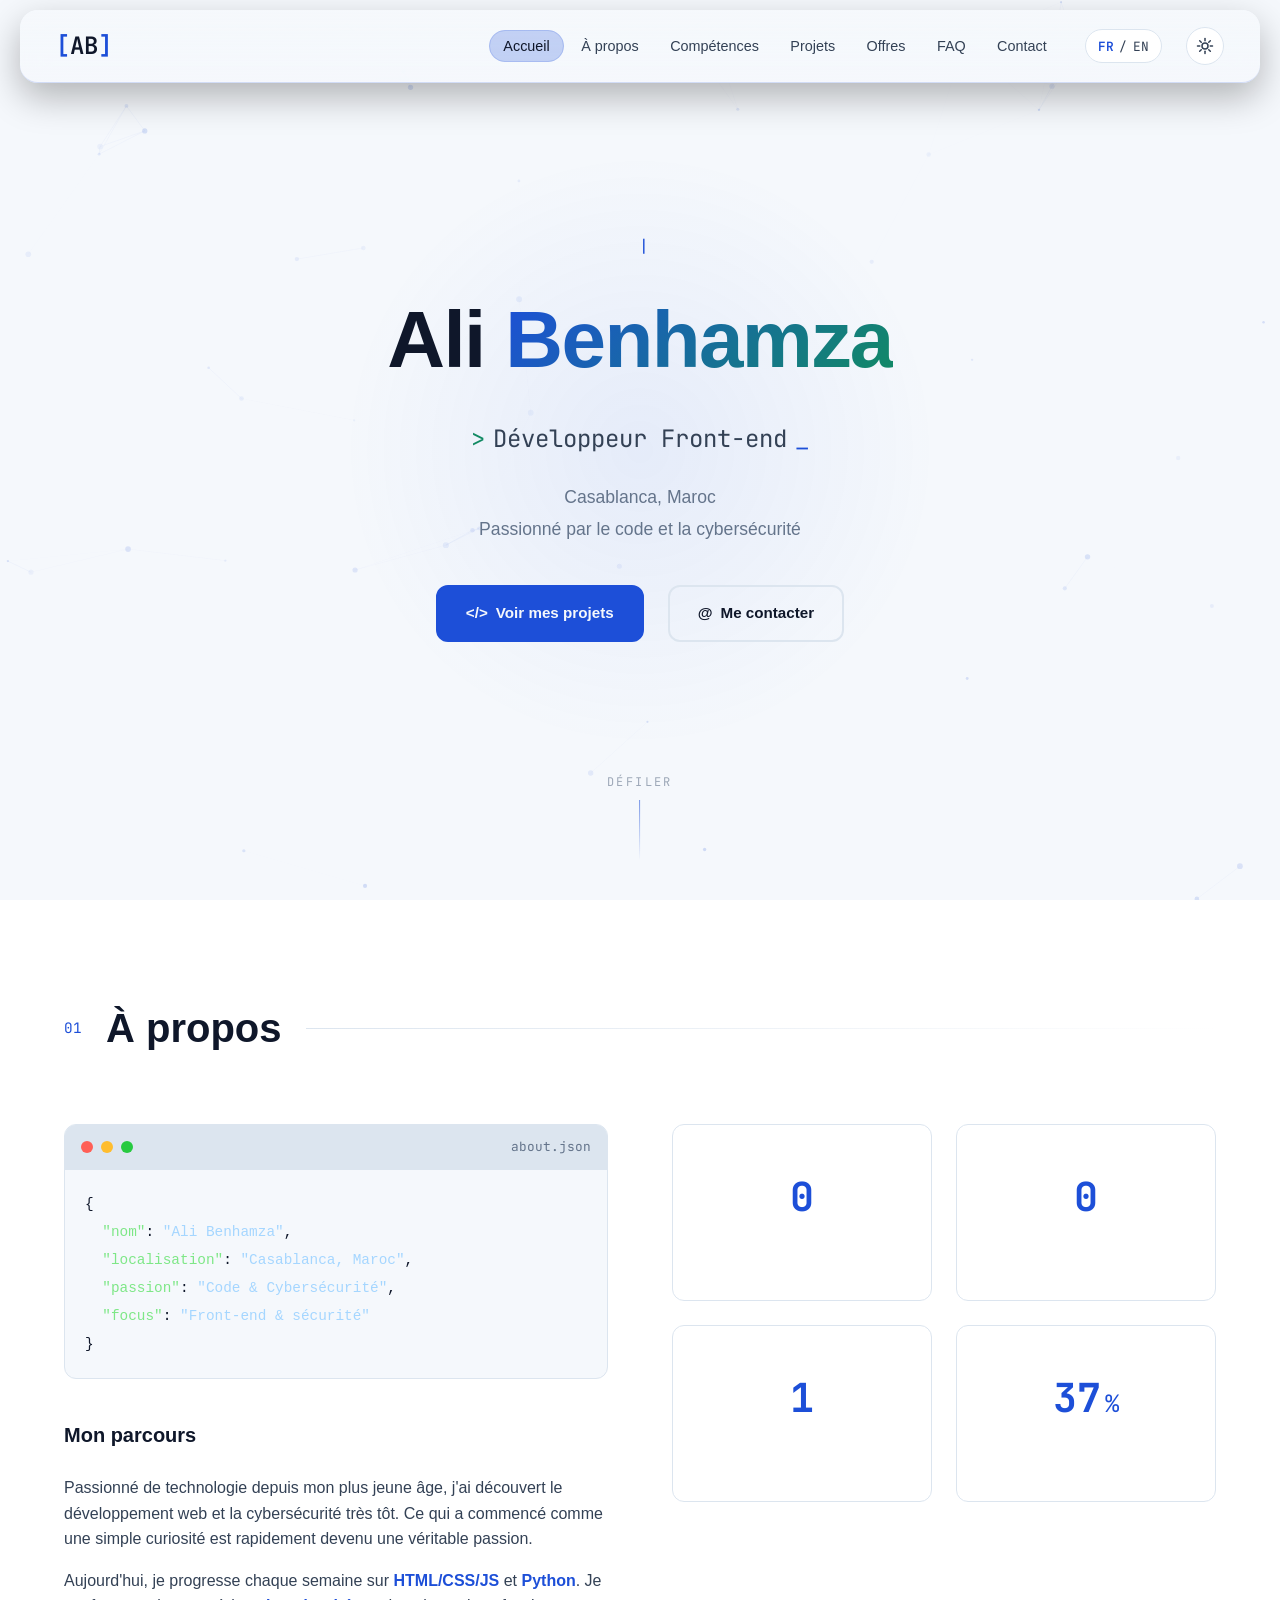
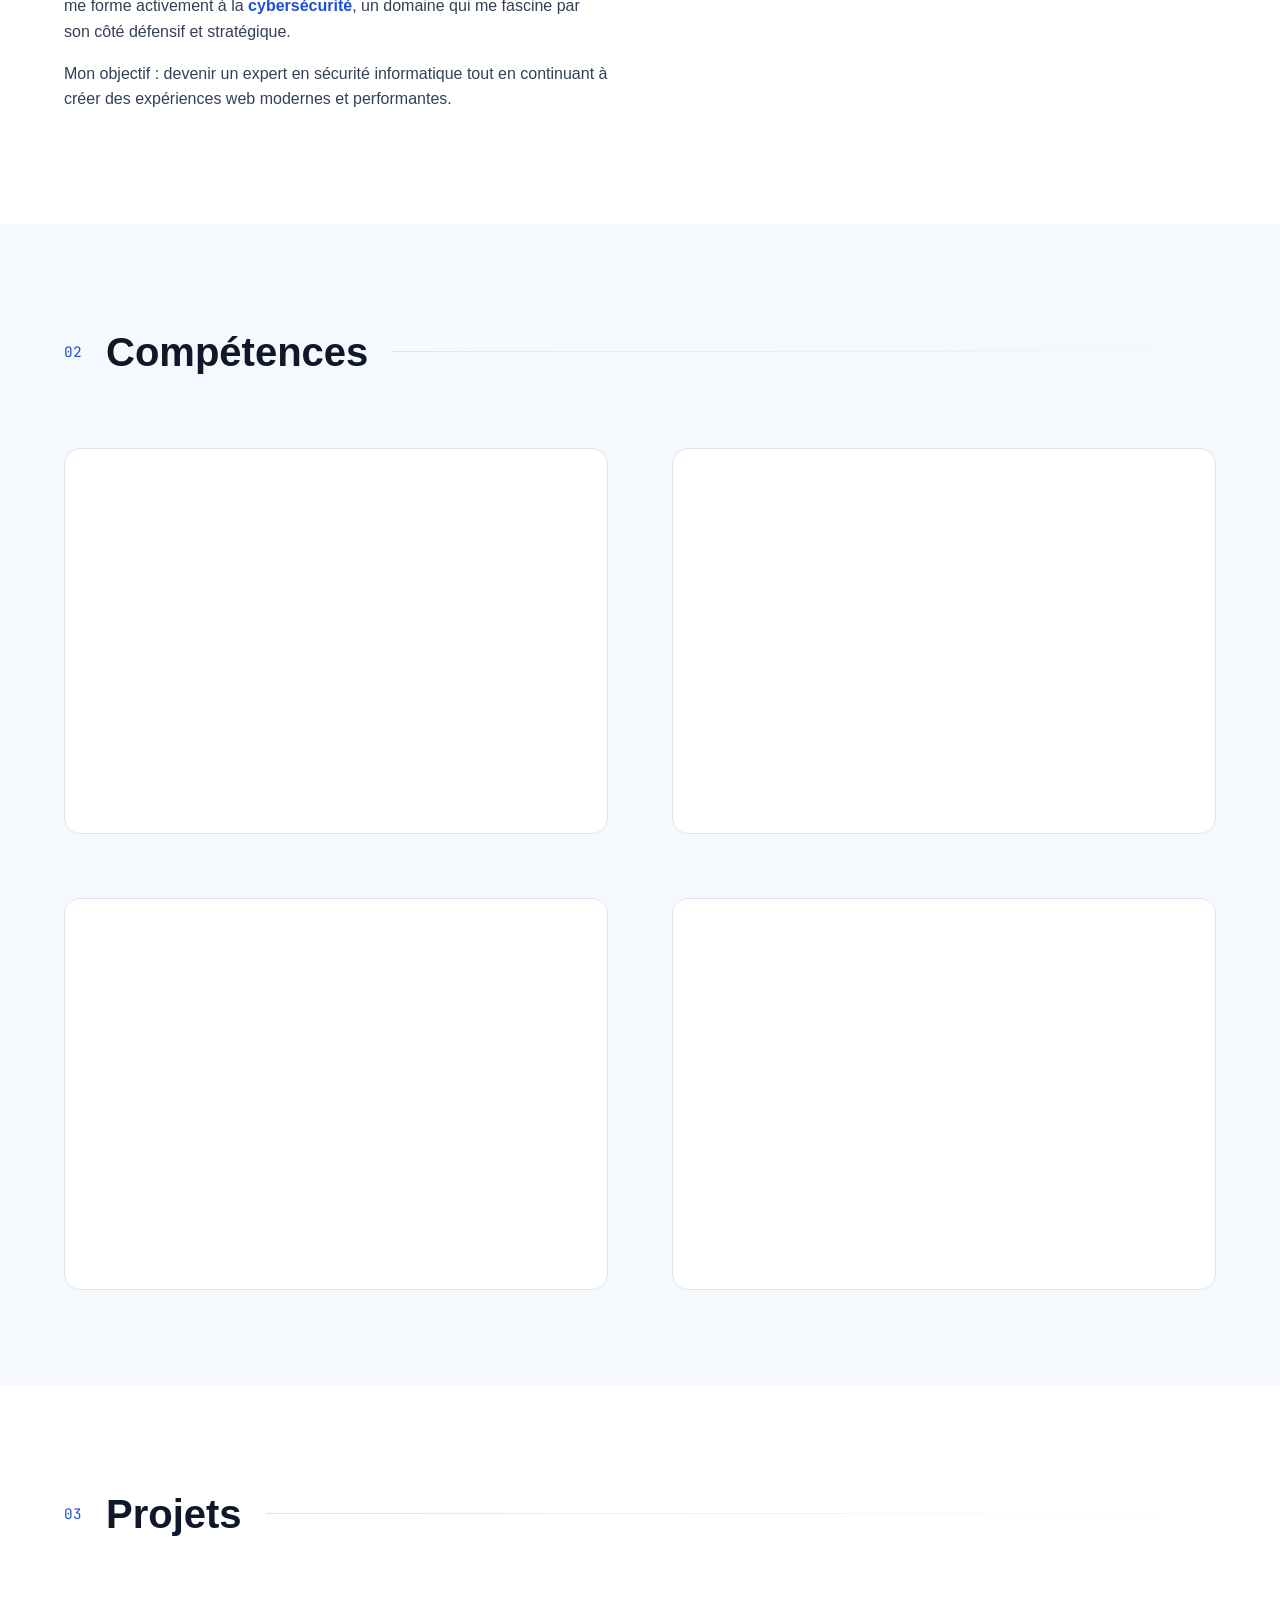
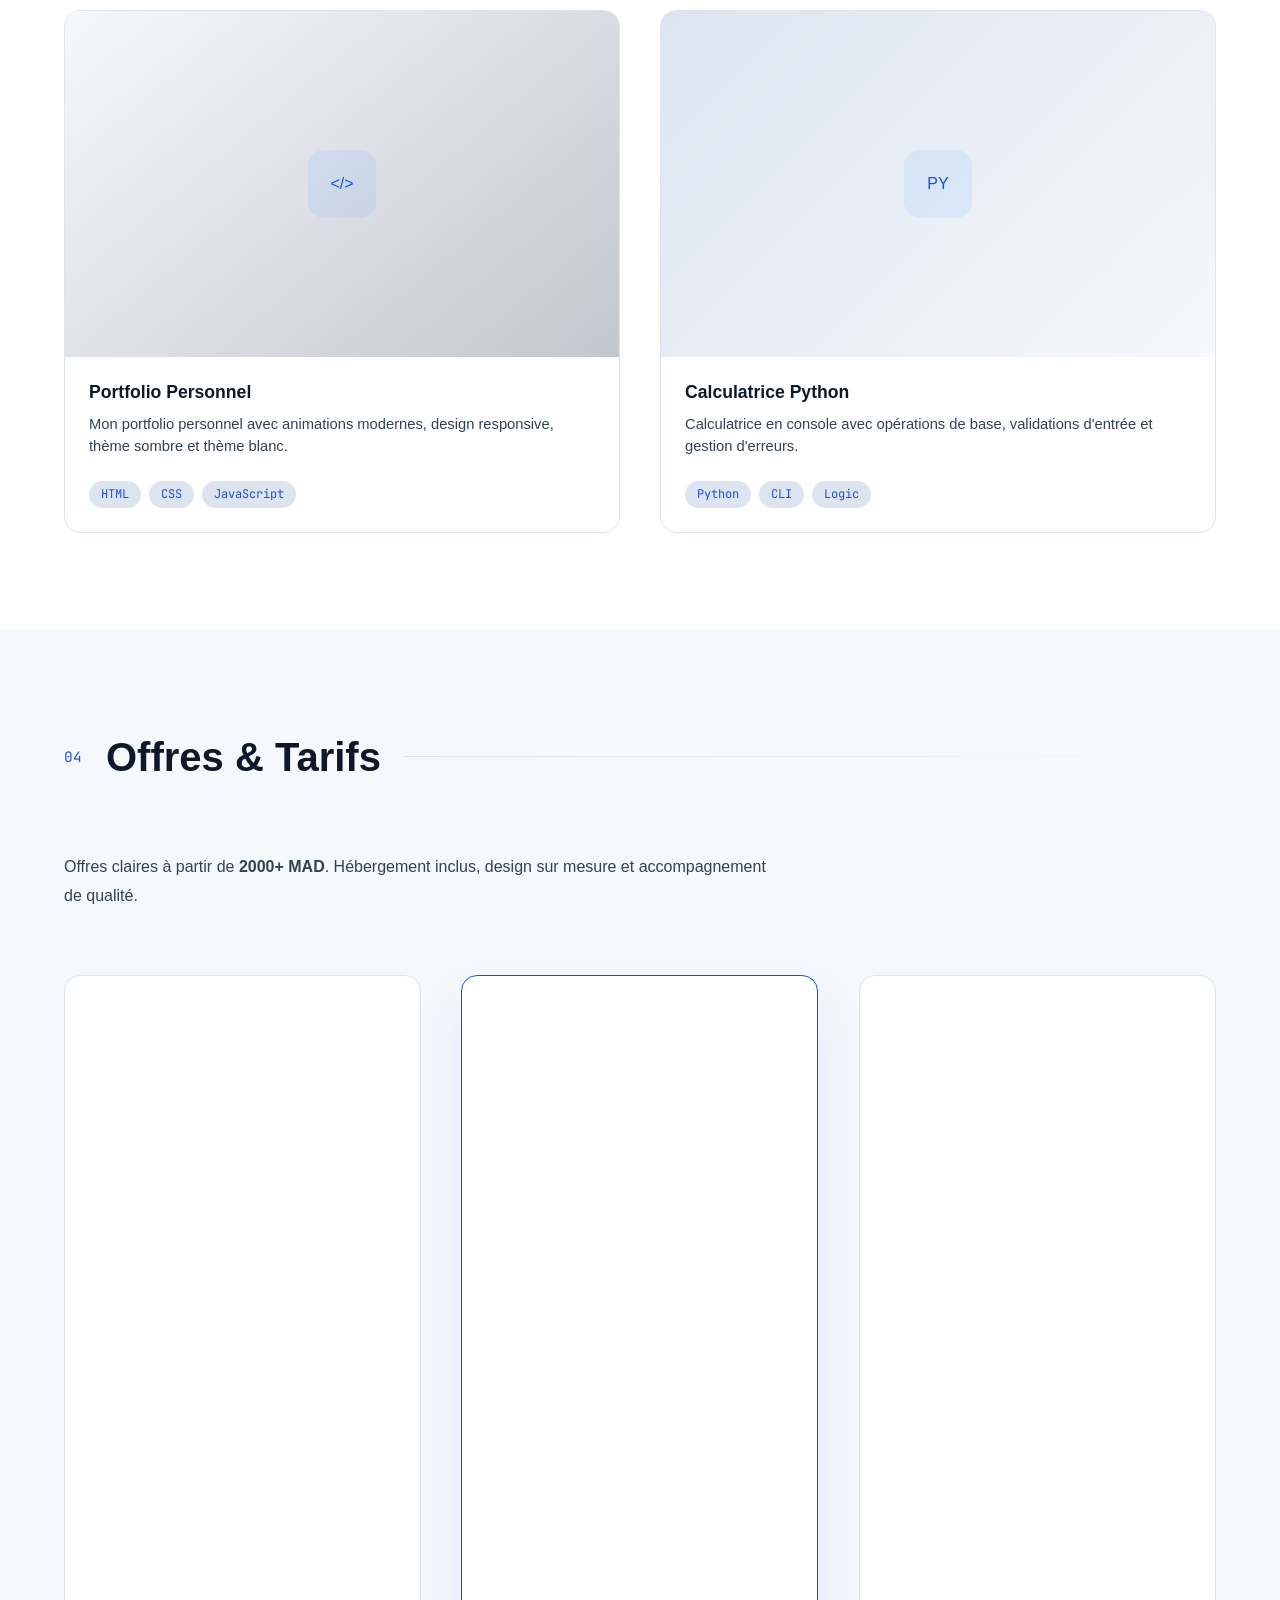
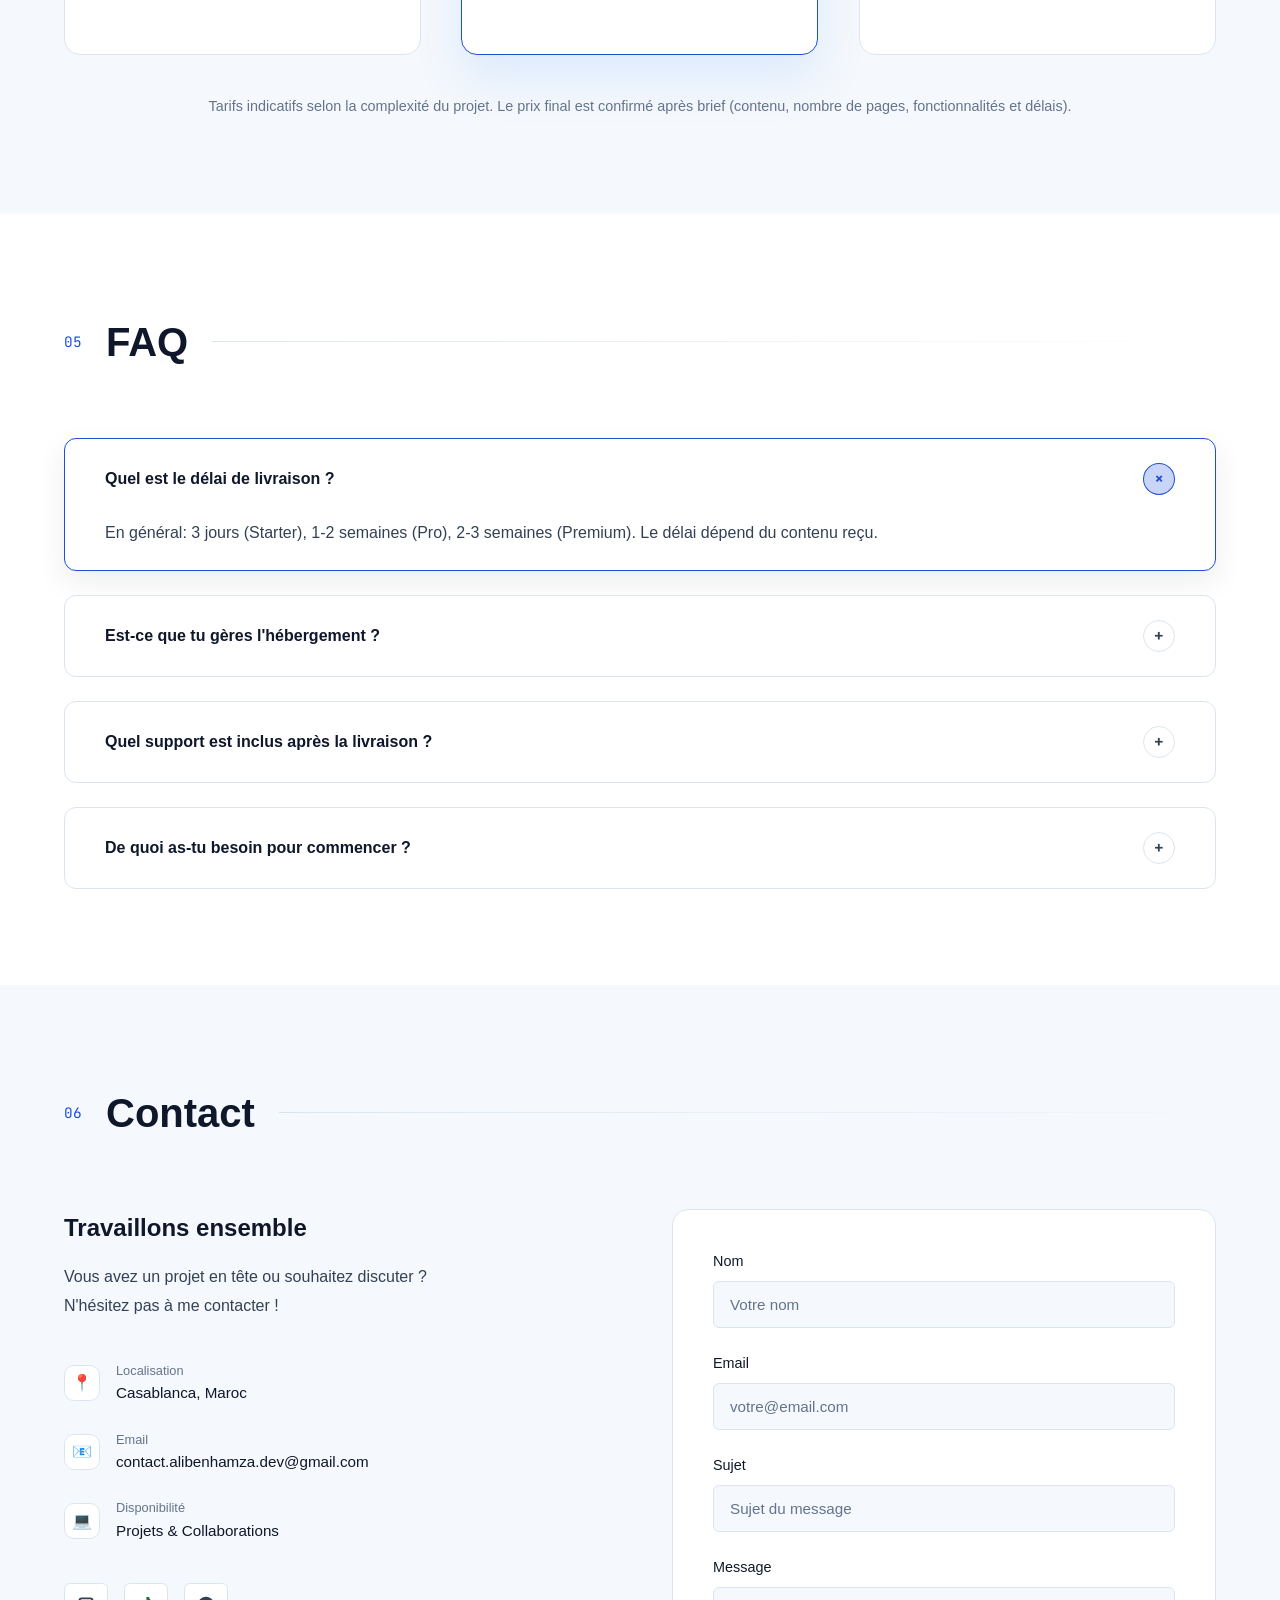
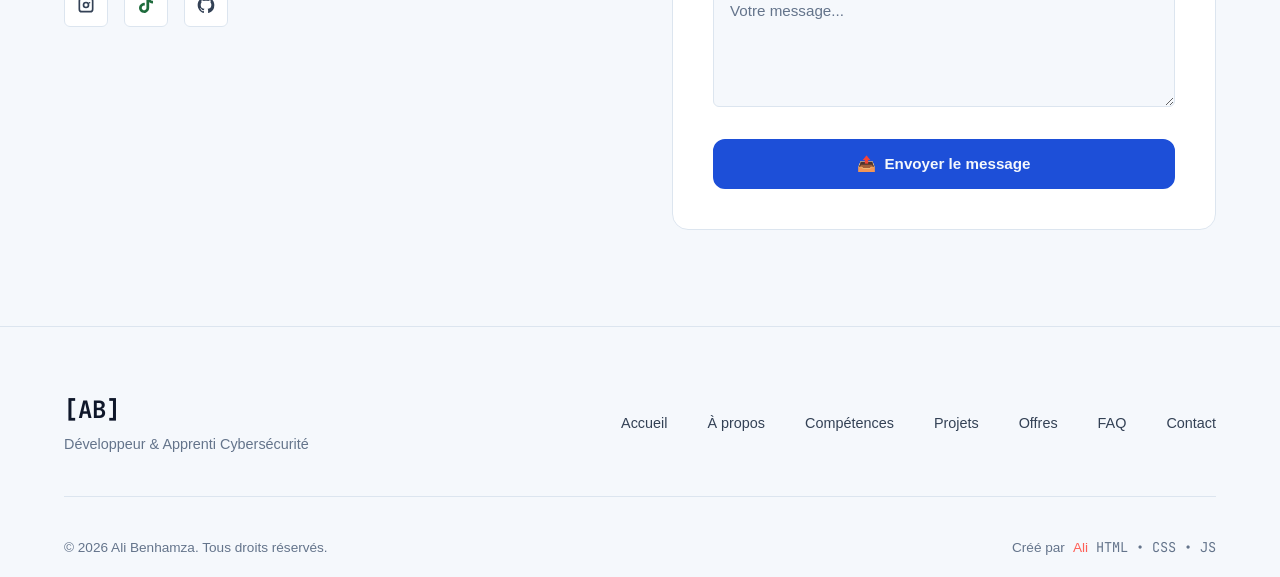
<file: index.html>
<!DOCTYPE html>
<!--
  PORTFOLIO - ALI BENHAMZA
  Développeur Front-end & Apprenti Cybersécurité
  Casablanca, Maroc
  
  Ce portfolio a été créé avec HTML, CSS et JavaScript pur.
  Thème: Dark Cybersecurity avec accents bleu électrique et vert matrice.
-->
<html lang="fr">
<head>
    <!-- Meta tags essentiels -->
    <meta charset="UTF-8">
    <meta name="viewport" content="width=device-width, initial-scale=1.0">
    <meta name="robots" content="index,follow,max-snippet:-1,max-image-preview:large,max-video-preview:-1">
    <meta name="author" content="Ali Benhamza">
    <meta name="keywords" content="Ali Benhamza, développeur front-end, cybersécurité, portfolio, Casablanca, freelance, site web, HTML, CSS, JavaScript, Python">
    <meta name="theme-color" content="#0d1117">
    <meta name="color-scheme" content="dark light">
    
    <!-- Titre et description pour SEO -->
    <title>Ali Benhamza | Développeur & Cybersécurité</title>
    <meta name="description" content="Portfolio d'Ali Benhamza, développeur passionné et apprenti en cybersécurité basé à Casablanca. Découvrez mes projets et compétences.">
    <link rel="canonical" href="https://alibenhamza331-eng.github.io/alibenhamza-dev/">
    <link rel="alternate" href="https://alibenhamza331-eng.github.io/alibenhamza-dev/" hreflang="fr">
    <link rel="alternate" href="https://alibenhamza331-eng.github.io/alibenhamza-dev/en" hreflang="en">
    
    <!-- Open Graph / Twitter -->
    <meta property="og:title" content="Ali Benhamza | Développeur & Cybersécurité">
    <meta property="og:description" content="Portfolio d'Ali Benhamza, développeur passionné et apprenti en cybersécurité basé à Casablanca. Découvrez mes projets et compétences.">
    <meta property="og:type" content="website">
    <meta property="og:url" content="https://alibenhamza331-eng.github.io/alibenhamza-dev/">
    <meta property="og:site_name" content="Portfolio Ali Benhamza">
    <meta property="og:locale" content="fr_FR">
    <meta property="og:image" content="https://alibenhamza331-eng.github.io/alibenhamza-dev/assets/og-image.svg">
    <meta property="og:image:alt" content="Portfolio Ali Benhamza - Développeur front-end et cybersécurité">
    <meta name="twitter:card" content="summary_large_image">
    <meta name="twitter:title" content="Ali Benhamza | Développeur & Cybersécurité">
    <meta name="twitter:description" content="Portfolio d'Ali Benhamza, développeur passionné et apprenti en cybersécurité basé à Casablanca. Découvrez mes projets et compétences.">
    <meta name="twitter:image" content="https://alibenhamza331-eng.github.io/alibenhamza-dev/assets/og-image.svg">
    <meta name="twitter:image:alt" content="Portfolio Ali Benhamza - Développeur front-end et cybersécurité">
    <meta name="twitter:creator" content="@Aliben_dev">
    
    <!-- Favicon / App Icons -->
    <link rel="icon" type="image/jpeg" href="assets/images/icone.jpeg">
    <link rel="apple-touch-icon" href="assets/images/icone.jpeg">
    
    <!-- Google Fonts: Inter pour le texte, JetBrains Mono pour le code -->
    <link rel="preconnect" href="https://fonts.googleapis.com">
    <link rel="preconnect" href="https://fonts.gstatic.com" crossorigin>
    <link href="https://fonts.googleapis.com/css2?family=Inter:wght@300;400;500;600;700&family=JetBrains+Mono:wght@400;500;600&display=swap" rel="stylesheet">
    
    <!-- Feuille de styles principale -->
    <link rel="stylesheet" href="assets/styles.css">
    <link rel="preload" href="assets/svg/sprite.svg" as="image" type="image/svg+xml">

    <script type="application/ld+json">
    {
      "@context": "https://schema.org",
      "@type": "Person",
      "name": "Ali Benhamza",
      "alternateName": "AB",
      "jobTitle": "Développeur Front-end & Apprenti Cybersécurité",
      "url": "https://alibenhamza331-eng.github.io/alibenhamza-dev/",
      "image": "https://alibenhamza331-eng.github.io/alibenhamza-dev/assets/og-image.svg",
      "address": {
        "@type": "PostalAddress",
        "addressLocality": "Casablanca",
        "addressCountry": "MA"
      },
      "knowsAbout": ["Développement web", "JavaScript", "Python", "Cybersécurité", "Front-end"],
      "sameAs": [
        "https://github.com/alibenhamza331-eng",
        "https://www.instagram.com/Aliben_dev",
        "https://www.tiktok.com/@Aliben_dev"
      ]
    }
    </script>
</head>
<body data-lang="fr" data-theme="dark">
    <!-- ============================================ -->
    <!-- ANIMATION D'INTRODUCTION (2.5 secondes)     -->
    <!-- Affiche [AB] avec effet d'ouverture          -->
    <!-- ============================================ -->
    <div id="intro-animation" class="intro-overlay">
        <div class="intro-content">
            <span class="bracket bracket-left">[</span>
            <span class="initials">
                <span class="letter">A</span>
                <span class="letter">B</span>
            </span>
            <span class="bracket bracket-right">]</span>
        </div>
    </div>

    <!-- ============================================ -->
    <!-- ARRIÈRE-PLAN ANIMÉ (Particules)             -->
    <!-- Canvas pour l'effet de particules connectées -->
    <!-- ============================================ -->
    <canvas id="particles-canvas" class="particles-bg"></canvas>

    <!-- ============================================ -->
    <!-- NAVIGATION FIXE                              -->
    <!-- ============================================ -->
    <nav id="navbar" class="navbar">
        <div class="nav-container">
            <!-- Logo avec crochets [AB] -->
            <a href="#hero" class="nav-logo">
                <span class="logo-bracket">[</span>AB<span class="logo-bracket">]</span>
            </a>
            
            <div class="nav-right">
                <!-- Menu de navigation -->
                <ul class="nav-menu" id="nav-menu">
                    <li><a href="#hero" class="nav-link" data-section="hero" data-i18n="nav.home">Accueil</a></li>
                    <li><a href="#about" class="nav-link" data-section="about" data-i18n="nav.about">À propos</a></li>
                    <li><a href="#skills" class="nav-link" data-section="skills" data-i18n="nav.skills">Compétences</a></li>
                    <li><a href="#projects" class="nav-link" data-section="projects" data-i18n="nav.projects">Projets</a></li>
                    <li><a href="#pricing" class="nav-link" data-section="pricing" data-i18n="nav.pricing">Offres</a></li>
                    <li><a href="#faq" class="nav-link" data-section="faq" data-i18n="nav.faq">FAQ</a></li>
                    <li><a href="#contact" class="nav-link" data-section="contact" data-i18n="nav.contact">Contact</a></li>
                </ul>

                <!-- Bouton langue -->
                <button class="lang-toggle" id="lang-toggle" aria-label="Changer la langue" data-i18n-aria="nav.lang_toggle">
                    <span class="lang-option" data-lang="fr">FR</span>
                    <span class="lang-separator">/</span>
                    <span class="lang-option" data-lang="en">EN</span>
                </button>

                <button class="theme-toggle" id="theme-toggle" aria-label="Changer le thème" data-i18n-aria="nav.theme_toggle">
                    <svg class="icon theme-icon theme-icon-moon" aria-hidden="true">
                        <use href="assets/svg/sprite.svg#icon-moon"></use>
                    </svg>
                    <svg class="icon theme-icon theme-icon-sun" aria-hidden="true">
                        <use href="assets/svg/sprite.svg#icon-sun"></use>
                    </svg>
                </button>

                <!-- Bouton menu hamburger (mobile) -->
                <button class="nav-toggle" id="nav-toggle" aria-label="Menu" data-i18n-aria="nav.menu">
                    <span class="hamburger-line"></span>
                    <span class="hamburger-line"></span>
                    <span class="hamburger-line"></span>
                </button>
            </div>
        </div>
    </nav>
     

    <!-- ============================================ -->
    <!-- SECTION HERO (Page d'accueil)               -->
    <!-- ============================================ -->
    <section id="hero" class="hero">
        <div class="hero-content">
            <!-- Texte avec effet de typing -->
            <div class="hero-greeting">
                <span class="typing-text" id="typing-text"></span>
                <span class="cursor">|</span>
            </div>
            
            <!-- Titre principal -->
            <h1 class="hero-title">
                Ali <span class="highlight">Benhamza</span>
            </h1>
            
            <!-- Sous-titre avec rotation des rôles -->
            <p class="hero-subtitle">
                <span class="role-prefix">&gt;</span> 
                <span class="role-text" id="role-text">Développeur Front-end</span>
                <span class="cursor-blink">_</span>
            </p>
            
            <!-- Description -->
            <p class="hero-description" data-i18n-html="hero.description">
                Casablanca, Maroc<br>
                Passionné par le code et la cybersécurité
            </p>
            
            <!-- Boutons d'appel à l'action -->
            <div class="hero-cta">
                <a href="#projects" class="btn btn-primary">
                    <span class="btn-icon">&lt;/&gt;</span>
                    <span class="btn-text" data-i18n="hero.cta_projects">Voir mes projets</span>
                </a>
                <a href="#contact" class="btn btn-secondary">
                    <span class="btn-icon">@</span>
                    <span class="btn-text" data-i18n="hero.cta_contact">Me contacter</span>
                </a>
            </div>
        </div>
        
        <!-- Indicateur de scroll -->
        <div class="hero-scroll">
            <span class="scroll-text" data-i18n="hero.scroll">Défiler</span>
            <div class="scroll-line"></div>
        </div>
    </section>

    <!-- ============================================ -->
    <!-- SECTION À PROPOS                             -->
    <!-- ============================================ -->
    <section id="about" class="about">
        <div class="container">
            <!-- En-tête de section -->
            <div class="section-header">
                <span class="section-number">01</span>
                <h2 class="section-title" data-i18n="about.title">À propos</h2>
                <div class="section-line"></div>
            </div>
            
            <div class="about-content">
                <!-- Colonne de gauche: Code et histoire -->
                <div class="about-text">
                    <!-- Bloc de code style IDE -->
                    <div class="code-block">
                        <div class="code-header">
                            <span class="code-dot red"></span>
                            <span class="code-dot yellow"></span>
                            <span class="code-dot green"></span>
                            <span class="code-filename">about.json</span>
                        </div>
                        <pre class="code-content"><code data-i18n-html="about.code">{
  <span class="code-key">"nom"</span>: <span class="code-string">"Ali Benhamza"</span>,
  <span class="code-key">"localisation"</span>: <span class="code-string">"Casablanca, Maroc"</span>,
  <span class="code-key">"passion"</span>: <span class="code-string">"Code & Cybersécurité"</span>,
  <span class="code-key">"focus"</span>: <span class="code-string">"Front-end & sécurité"</span>
}</code></pre>
                    </div>
                    
                    <!-- Texte de présentation -->
                    <div class="about-story">
                        <h3 class="about-subtitle" data-i18n="about.subtitle">Mon parcours</h3>
                        <p data-i18n="about.p1">
                            Passionné de technologie depuis mon plus jeune âge, j'ai découvert le développement web et la cybersécurité très tôt. Ce qui a commencé comme une simple curiosité est rapidement devenu une véritable passion.
                        </p>
                        <p data-i18n-html="about.p2">
                            Aujourd'hui, je progresse chaque semaine sur <strong>HTML/CSS/JS</strong> et <strong>Python</strong>. 
                            Je me forme activement à la <strong>cybersécurité</strong>, un domaine qui me fascine par son côté défensif et stratégique.
                        </p>
                        <p data-i18n="about.p3">
                            Mon objectif : devenir un expert en sécurité informatique tout en continuant 
                            à créer des expériences web modernes et performantes.
                        </p>
                    </div>
                </div>
                
                <!-- Colonne de droite: Statistiques -->
                <div class="about-stats">
                    <div class="stat-card">
                        <span class="stat-number" data-target="1">0</span>
                        <span class="stat-label" data-i18n="about.stats_years">Années d'expérience</span>
                    </div>
                    <div class="stat-card">
                        <span class="stat-number" data-target="2">0</span>
                        <span class="stat-label" data-i18n="about.stats_projects">Projets réalisés</span>
                    </div>
                    <div class="stat-card">
                        <span class="stat-number" data-target="3">0</span>
                        <span class="stat-label" data-i18n="about.stats_languages">Langages maîtrisés</span>
                    </div>
                    <div class="stat-card">
                        <span class="stat-number" data-target="100">0</span>
                        <span class="stat-suffix">%</span>
                        <span class="stat-label" data-i18n="about.stats_passion">Passion</span>
                    </div>
                </div>
            </div>
        </div>
    </section>

    <!-- ============================================ -->
    <!-- SECTION COMPÉTENCES                          -->
    <!-- ============================================ -->
    <section id="skills" class="skills">
        <div class="container">
            <div class="section-header">
                <span class="section-number">02</span>
                <h2 class="section-title" data-i18n="skills.title">Compétences</h2>
                <div class="section-line"></div>
            </div>
            
            <div class="skills-grid">
                <!-- Compétences Frontend -->
                <div class="skill-category">
                    <h3 class="category-title">
                        <span class="category-icon">&lt;/&gt;</span>
                        <span data-i18n="skills.web">Développement Web</span>
                    </h3>
                    <div class="skills-list">
                        <div class="skill-item" data-level="80">
                            <div class="skill-header">
                                <span class="skill-name" data-i18n="skills.skill_html">HTML</span>
                                <span class="skill-percent">80%</span>
                            </div>
                            <div class="skill-bar">
                                <div class="skill-progress"></div>
                            </div>
                        </div>
                        <div class="skill-item" data-level="75">
                            <div class="skill-header">
                                <span class="skill-name" data-i18n="skills.skill_css">CSS3</span>
                                <span class="skill-percent">75%</span>
                            </div>
                            <div class="skill-bar">
                                <div class="skill-progress"></div>
                            </div>
                        </div>
                        <div class="skill-item" data-level="70">
                            <div class="skill-header">
                                <span class="skill-name" data-i18n="skills.skill_js">JavaScript</span>
                                <span class="skill-percent">70%</span>
                            </div>
                            <div class="skill-bar">
                                <div class="skill-progress"></div>
                            </div>
                        </div>
                        <div class="skill-item" data-level="70">
                            <div class="skill-header">
                                <span class="skill-name" data-i18n="skills.skill_responsive">Responsive Design</span>
                                <span class="skill-percent">70%</span>
                            </div>
                            <div class="skill-bar">
                                <div class="skill-progress"></div>
                            </div>
                        </div>
                    </div>
                </div>
                
                <!-- Programmation -->
                <div class="skill-category">
                    <h3 class="category-title">
                        <span class="category-icon">{}</span>
                        <span data-i18n="skills.programming">Programmation</span>
                    </h3>
                    <div class="skills-list">
                        <div class="skill-item" data-level="20">
                            <div class="skill-header">
                                <span class="skill-name" data-i18n="skills.skill_python">Python</span>
                                <span class="skill-percent">20%</span>
                            </div>
                            <div class="skill-bar">
                                <div class="skill-progress"></div>
                            </div>
                        </div>
                        <div class="skill-item" data-level="80">
                            <div class="skill-header">
                                <span class="skill-name" data-i18n="skills.skill_git">Git & GitHub</span>
                                <span class="skill-percent">80%</span>
                            </div>
                            <div class="skill-bar">
                                <div class="skill-progress"></div>
                            </div>
                        </div>
                        <div class="skill-item" data-level="10">
                            <div class="skill-header">
                                <span class="skill-name" data-i18n="skills.skill_algorithms">Algorithmes</span>
                                <span class="skill-percent">10%</span>
                            </div>
                            <div class="skill-bar">
                                <div class="skill-progress"></div>
                            </div>
                        </div>
                    </div>
                </div>
                
                <!-- Cybersécurité -->
                <div class="skill-category">
                    <h3 class="category-title">
                        <span class="category-icon">🔒</span>
                        <span data-i18n="skills.security">Cybersécurité</span>
                    </h3>
                    <div class="skills-list">
                        <div class="skill-item" data-level="7">
                            <div class="skill-header">
                                <span class="skill-name" data-i18n="skills.skill_security_basics">Bases de la sécurité</span>
                                <span class="skill-percent">7%</span>
                            </div>
                            <div class="skill-bar">
                                <div class="skill-progress"></div>
                            </div>
                        </div>
                        <div class="skill-item" data-level="50">
                            <div class="skill-header">
                                <span class="skill-name" data-i18n="skills.skill_linux">Linux Basics</span>
                                <span class="skill-percent">50%</span>
                            </div>
                            <div class="skill-bar">
                                <div class="skill-progress"></div>
                            </div>
                        </div>
                        <div class="skill-item" data-level="10">
                            <div class="skill-header">
                                <span class="skill-name" data-i18n="skills.skill_networks">Réseaux</span>
                                <span class="skill-percent">10%</span>
                            </div>
                            <div class="skill-bar">
                                <div class="skill-progress"></div>
                            </div>
                        </div>
                    </div>
                </div>
                
                <!-- Outils -->
                <div class="skill-category">
                    <h3 class="category-title">
                        <span class="category-icon">⚡</span>
                        <span data-i18n="skills.tools">Outils</span>
                    </h3>
                    <div class="tools-grid">
                        <div class="tool-item">
                            <span class="tool-icon">VS</span>
                            <span class="tool-name">VS Code</span>
                        </div>
                        <div class="tool-item">
                            <span class="tool-icon">G</span>
                            <span class="tool-name">GitHub</span>
                        </div>
                        <div class="tool-item">
                            <span class="tool-icon">T</span>
                            <span class="tool-name">Terminal</span>
                        </div>
                        <div class="tool-item">
                            <span class="tool-icon">C</span>
                            <span class="tool-name">Chrome DevTools</span>
                        </div>
                    </div>
                </div>
            </div>
        </div>
    </section>

    <!-- ============================================ -->
    <!-- SECTION PROJETS                              -->
    <!-- ============================================ -->
    <section id="projects" class="projects">
        <div class="container">
            <div class="section-header">
                <span class="section-number">03</span>
                <h2 class="section-title" data-i18n="projects.title">Projets</h2>
                <div class="section-line"></div>
            </div>
            
            <div class="projects-grid">
                <!-- Projet 1: Portfolio -->
                <article class="project-card">
                    <div class="project-image">
                        <iframe class="project-iframe" src="https://alibenhamza331-eng.github.io/alibenhamza-dev/" title="Portfolio Personnel" loading="lazy" referrerpolicy="no-referrer"></iframe>
                        <div class="project-placeholder project-placeholder-overlay">
                            <span class="placeholder-icon">&lt;/&gt;</span>
                        </div>
                        <div class="project-overlay">
                            <div class="project-links">
                                <!-- Lien vers le site en ligne -->
                                <a href="https://alibenhamza331-eng.github.io/alibenhamza-dev/" target="_blank" rel="noopener noreferrer" class="project-link" aria-label="Voir le projet" data-i18n-aria="projects.view_project">
                                    <svg class="icon" aria-hidden="true">
                                        <use href="assets/svg/sprite.svg#icon-external"></use>
                                    </svg>
                                </a>
                                <!-- Lien GitHub -->
                                <a href="https://github.com/alibenhamza331-eng" class="project-link" aria-label="Code source" data-i18n-aria="projects.source_code" target="_blank" rel="noopener noreferrer">
                                    <svg class="icon" aria-hidden="true">
                                        <use href="assets/svg/sprite.svg#icon-github"></use>
                                    </svg>
                                </a>
                            </div>
                        </div>
                    </div>
                    <div class="project-content">
                        <h3 class="project-title" data-i18n="projects.p1_title">Portfolio Personnel</h3>
                        <p class="project-description" data-i18n="projects.p1_desc">
                            Mon portfolio personnel avec animations modernes, design responsive et thème sombre.
                        </p>
                        <div class="project-tags">
                            <span class="tag">HTML</span>
                            <span class="tag">CSS</span>
                            <span class="tag">JavaScript</span>
                        </div>
                    </div>
                </article>

                <!-- Projet 2: Calculatrice Python -->
                <article class="project-card">
                    <div class="project-image">
                        <div class="project-placeholder">
                            <span class="placeholder-icon">PY</span>
                        </div>
                        <div class="project-overlay">
                            <div class="project-links">
                                <a href="assets/scripts/calculatrice.txt" class="project-link" data-script-link data-script-fr="assets/scripts/calculatrice.txt" data-script-en="assets/scripts/calculator.txt" data-i18n-aria="projects.view_script" aria-label="Voir le script" target="_blank" rel="noopener noreferrer">
                                    <svg class="icon" aria-hidden="true">
                                        <use href="assets/svg/sprite.svg#icon-file"></use>
                                    </svg>
                                </a>
                                <a href="https://github.com/alibenhamza331-eng" class="project-link" aria-label="Code source" data-i18n-aria="projects.source_code" target="_blank" rel="noopener noreferrer">
                                    <svg class="icon" aria-hidden="true">
                                        <use href="assets/svg/sprite.svg#icon-github"></use>
                                    </svg>
                                </a>
                            </div>
                        </div>
                    </div>
                    <div class="project-content">
                        <h3 class="project-title" data-i18n="projects.p2_title">Calculatrice Python</h3>
                        <p class="project-description" data-i18n="projects.p2_desc">
                            Calculatrice en console avec opérations de base, validations d'entrée et gestion d'erreurs.
                        </p>
                        <div class="project-tags">
                            <span class="tag">Python</span>
                            <span class="tag">CLI</span>
                            <span class="tag">Logic</span>
                        </div>
                    </div>
                </article>
            </div>
        </div>
    </section>

    <!-- ============================================ -->
    <!-- SECTION OFFRES & TARIFS                      -->
    <!-- ============================================ -->
    <section id="pricing" class="pricing">
        <div class="container">
            <div class="section-header">
                <span class="section-number">04</span>
                <h2 class="section-title" data-i18n="pricing.title">Offres & Tarifs</h2>
                <div class="section-line"></div>
            </div>

            <p class="section-intro" data-i18n-html="pricing.lead">
                Offres claires à partir de <strong>2000 MAD</strong>. Hébergement inclus, design sur mesure et accompagnement de qualité.
            </p>

            <div class="pricing-grid">
                <article class="plan-card">
                    <div class="plan-header">
                        <h3 class="plan-title" data-i18n="pricing.starter.name">Starter</h3>
                        <p class="plan-tagline" data-i18n="pricing.starter.tagline">Site vitrine 1 page</p>
                    </div>
                    <div class="plan-price">
                        <span class="price-amount" data-i18n="pricing.starter.price">2000+ MAD</span>
                        <span class="price-note" data-i18n="pricing.per_project">par projet</span>
                    </div>
                    <p class="plan-note" data-i18n="pricing.no_hosting">Hébergement GitHub Pages inclus (sous-domaine github.io).</p>
                    <ul class="plan-features">
                        <li data-i18n="pricing.starter.f1">1 page moderne (vitrine)</li>
                        <li data-i18n="pricing.starter.f2">Design responsive + accessibilité</li>
                        <li data-i18n="pricing.starter.f3">Section contact / appel à l’action</li>
                        <li data-i18n="pricing.starter.f4">SEO essentiel + balises sociales</li>
                        <li data-i18n="pricing.starter.f5">Support & ajustements 15 jours</li>
                    </ul>
                    <a href="#contact" class="btn btn-secondary plan-cta">
                        <span class="btn-icon">@</span>
                        <span class="btn-text" data-i18n="pricing.cta">Demander un devis</span>
                    </a>
                </article>

                <article class="plan-card featured">
                    <span class="plan-badge" data-i18n="pricing.badge_popular">Populaire</span>
                    <div class="plan-header">
                        <h3 class="plan-title" data-i18n="pricing.pro.name">Pro</h3>
                        <p class="plan-tagline" data-i18n="pricing.pro.tagline">Idéal pour PME</p>
                    </div>
                    <div class="plan-price">
                        <span class="price-amount" data-i18n="pricing.pro.price">3000+ MAD</span>
                        <span class="price-note" data-i18n="pricing.per_project">par projet</span>
                    </div>
                    <p class="plan-note" data-i18n="pricing.no_hosting">Hébergement GitHub Pages inclus (sous-domaine github.io).</p>
                    <ul class="plan-features">
                        <li data-i18n="pricing.pro.f1">Jusqu'à 3 pages + blog léger</li>
                        <li data-i18n="pricing.pro.f2">UI/UX sur mesure & animations</li>
                        <li data-i18n="pricing.pro.f3">Optimisation performance + audit</li>
                        <li data-i18n="pricing.pro.f4">SEO avancé (schema + méta) & tracking</li>
                        <li data-i18n="pricing.pro.f5">Support 30 jours, petites modifs incluses</li>
                    </ul>
                    <a href="#contact" class="btn btn-primary plan-cta">
                        <span class="btn-icon">@</span>
                        <span class="btn-text" data-i18n="pricing.cta">Demander un devis</span>
                    </a>
                </article>

                <article class="plan-card">
                    <div class="plan-header">
                        <h3 class="plan-title" data-i18n="pricing.premium.name">Premium</h3>
                        <p class="plan-tagline" data-i18n="pricing.premium.tagline">Présence complète</p>
                    </div>
                    <div class="plan-price">
                        <span class="price-amount" data-i18n="pricing.premium.price">4000+ MAD</span>
                        <span class="price-note" data-i18n="pricing.per_project">par projet</span>
                    </div>
                    <p class="plan-note" data-i18n="pricing.no_hosting">Hébergement GitHub Pages inclus (sous-domaine github.io).</p>
                    <ul class="plan-features">
                        <li data-i18n="pricing.premium.f1">Jusqu'à 6 pages + landing & blog</li>
                        <li data-i18n="pricing.premium.f2">Animations avancées & micro-interactions</li>
                        <li data-i18n="pricing.premium.f3">Plan de contenu + optimisation vitesse</li>
                        <li data-i18n="pricing.premium.f4">SEO prêt production + balises Open Graph</li>
                        <li data-i18n="pricing.premium.f5">Support 45 jours, mises à jour sur demande</li>
                    </ul>
                    <a href="#contact" class="btn btn-secondary plan-cta">
                        <span class="btn-icon">@</span>
                        <span class="btn-text" data-i18n="pricing.cta">Demander un devis</span>
                    </a>
                </article>
            </div>

            <p class="pricing-footnote" data-i18n="pricing.footnote">
                Tarifs indicatifs selon la complexité du projet. Le prix final est confirmé après brief (contenu, nombre de pages, fonctionnalités et délais).
            </p>
        </div>
    </section>

    <!-- ============================================ -->
    <!-- SECTION FAQ                                  -->
    <!-- ============================================ -->
    <section id="faq" class="faq">
        <div class="container">
            <div class="section-header">
                <span class="section-number">05</span>
                <h2 class="section-title" data-i18n="faq.title">FAQ</h2>
                <div class="section-line"></div>
            </div>

            <div class="faq-list">
                <details class="faq-item" open>
                    <summary class="faq-question">
                        <span class="faq-question-text" data-i18n="faq.q1">Quel est le délai de livraison ?</span>
                        <span class="faq-icon" aria-hidden="true">+</span>
                    </summary>
                    <div class="faq-answer">
                        <p data-i18n="faq.a1">
                            En général: 3 jours (Starter), 1-2 semaines (Pro), 2-3 semaines (Premium), selon le contenu fourni.
                        </p>
                    </div>
                </details>

                <details class="faq-item">
                    <summary class="faq-question">
                        <span class="faq-question-text" data-i18n="faq.q2">Est-ce que tu gères l'hébergement ?</span>
                        <span class="faq-icon" aria-hidden="true">+</span>
                    </summary>
                    <div class="faq-answer">
                        <p data-i18n="faq.a2">
                            Hébergement GitHub Pages inclus (sous-domaine github.io).
                        </p>
                    </div>
                </details>

                <details class="faq-item">
                    <summary class="faq-question">
                        <span class="faq-question-text" data-i18n="faq.q3">Quel support est inclus après la livraison ?</span>
                        <span class="faq-icon" aria-hidden="true">+</span>
                    </summary>
                    <div class="faq-answer">
                        <p data-i18n="faq.a3">
                            Support et petites modifications inclus: 15 jours (Starter), 30 jours (Pro), 45 jours (Premium). Extensions sur devis.
                        </p>
                    </div>
                </details>

                <details class="faq-item">
                    <summary class="faq-question">
                        <span class="faq-question-text" data-i18n="faq.q4">De quoi as-tu besoin pour commencer ?</span>
                        <span class="faq-icon" aria-hidden="true">+</span>
                    </summary>
                    <div class="faq-answer">
                        <p data-i18n="faq.a4">
                            Un brief clair, vos textes, logo, couleurs souhaitées et quelques exemples de sites que vous aimez.
                        </p>
                    </div>
                </details>
            </div>
        </div>
    </section>

    <!-- ============================================ -->
    <!-- SECTION CONTACT                              -->
    <!-- Formulaire connecté à Google Apps Script    -->
    <!-- ============================================ -->
    <section id="contact" class="contact">
        <div class="container">
            <div class="section-header">
                <span class="section-number">06</span>
                <h2 class="section-title" data-i18n="contact.title">Contact</h2>
                <div class="section-line"></div>
            </div>
            
            <div class="contact-content">
                <!-- Informations de contact -->
                <div class="contact-info">
                    <h3 class="contact-subtitle" data-i18n="contact.subtitle">Travaillons ensemble</h3>
                    <p class="contact-text" data-i18n-html="contact.text">
                        Vous avez un projet en tête ou souhaitez discuter ?<br>
                        N'hésitez pas à me contacter !
                    </p>
                    
                    <div class="contact-details">
                        <div class="contact-item">
                            <span class="contact-icon">📍</span>
                            <div class="contact-detail">
                                <span class="detail-label" data-i18n="contact.location_label">Localisation</span>
                                <span class="detail-value" data-i18n="contact.location_value">Casablanca, Maroc</span>
                            </div>
                        </div>
                        <div class="contact-item">
                            <span class="contact-icon">📧</span>
                            <div class="contact-detail">
                                <span class="detail-label" data-i18n="contact.email_label">Email</span>
                                <span class="detail-value">contact.alibenhamza.dev@gmail.com</span>
                            </div>
                        </div>
                        <div class="contact-item">
                            <span class="contact-icon">💻</span>
                            <div class="contact-detail">
                                <span class="detail-label" data-i18n="contact.availability_label">Disponibilité</span>
                                <span class="detail-value" data-i18n="contact.availability_value">Projets & Collaborations</span>
                            </div>
                        </div>
                    </div>
                    
                    <!-- Liens sociaux -->
                    <div class="social-links">
                        <a href="https://www.instagram.com/Aliben_dev" class="social-link" aria-label="Instagram" target="_blank" rel="noopener noreferrer">
                            <svg class="icon" aria-hidden="true">
                                <use href="assets/svg/sprite.svg#icon-instagram"></use>
                            </svg>
                        </a>
                        <a href="https://www.tiktok.com/@Aliben_dev" class="social-link" aria-label="TikTok" target="_blank" rel="noopener noreferrer">
                            <svg class="icon" aria-hidden="true">
                                <use href="assets/svg/sprite.svg#icon-tiktok"></use>
                            </svg>
                        </a>
                        <a href="https://github.com/alibenhamza331-eng" class="social-link" aria-label="GitHub" target="_blank" rel="noopener noreferrer">
                            <svg class="icon" aria-hidden="true">
                                <use href="assets/svg/sprite.svg#icon-github"></use>
                            </svg>
                        </a>
                    </div>
                </div>
                
                <!-- Formulaire de contact -->
                <form class="contact-form" id="contact-form">
                    <div class="form-group">
                        <label for="name" class="form-label" data-i18n="contact.form.name_label">Nom</label>
                        <input type="text" id="name" name="name" class="form-input" placeholder="Votre nom" data-i18n-placeholder="contact.form.name_placeholder" required>
                    </div>
                    <div class="form-group">
                        <label for="email" class="form-label" data-i18n="contact.form.email_label">Email</label>
                        <input type="email" id="email" name="email" class="form-input" placeholder="votre@email.com" data-i18n-placeholder="contact.form.email_placeholder" required>
                    </div>
                    <div class="form-group">
                        <label for="subject" class="form-label" data-i18n="contact.form.subject_label">Sujet</label>
                        <input type="text" id="subject" name="subject" class="form-input" placeholder="Sujet du message" data-i18n-placeholder="contact.form.subject_placeholder" required>
                    </div>
                    <div class="form-group">
                        <label for="message" class="form-label" data-i18n="contact.form.message_label">Message</label>
                        <textarea id="message" name="message" class="form-textarea" rows="5" placeholder="Votre message..." data-i18n-placeholder="contact.form.message_placeholder" required></textarea>
                    </div>
                    <!-- Bouton d'envoi - Change de couleur quand le message est envoyé (#2F7832) -->
                    <button type="submit" class="btn btn-primary btn-full" id="submit-btn">
                        <span class="btn-icon">📤</span>
                        <span class="btn-text" data-i18n="contact.form.submit">Envoyer le message</span>
                    </button>
                </form>
            </div>
        </div>
    </section>

    <!-- ============================================ -->
    <!-- FOOTER                                       -->
    <!-- ============================================ -->
    <footer class="footer">
        <div class="container">
            <div class="footer-content">
                <div class="footer-brand">
                    <span class="footer-logo">[AB]</span>
                    <p class="footer-tagline" data-i18n="footer.tagline">Développeur & Apprenti Cybersécurité</p>
                </div>
                <div class="footer-links">
                    <a href="#hero" data-i18n="nav.home">Accueil</a>
                    <a href="#about" data-i18n="nav.about">À propos</a>
                    <a href="#skills" data-i18n="nav.skills">Compétences</a>
                    <a href="#projects" data-i18n="nav.projects">Projets</a>
                    <a href="#pricing" data-i18n="nav.pricing">Offres</a>
                    <a href="#faq" data-i18n="nav.faq">FAQ</a>
                    <a href="#contact" data-i18n="nav.contact">Contact</a>
                </div>
            </div>
            <div class="footer-bottom">
                <p class="footer-copyright" data-i18n-html="footer.copyright">
                    &copy; 2026 Ali Benhamza. Tous droits réservés.
                </p>
                <p class="footer-built">
                    <span class="built-with" data-i18n="footer.built_with">Créé par</span>
                    <span class="heart">Ali</span>
                    <span class="tech">HTML • CSS • JS</span>
                </p>
            </div>
        </div>
    </footer>

    <!-- ============================================ -->
    <!-- BOUTON RETOUR EN HAUT                        -->
    <!-- ============================================ -->
    <button id="back-to-top" class="back-to-top" aria-label="Retour en haut" data-i18n-aria="global.back_to_top">
        <svg class="icon" aria-hidden="true">
            <use href="assets/svg/sprite.svg#icon-arrow-up"></use>
        </svg>
    </button>

    <!-- ============================================ -->
    <!-- SCRIPTS JAVASCRIPT                           -->
    <!-- ============================================ -->
    <script src="script.js"></script>
</body>
</html>
</file>
<file: assets/styles.css>
/* ============================================
   PORTFOLIO - ALI BENHAMZA
   Theme: Dark Cybersecurity
   Colors: Onyx/Deep Slate + Electric Blue accents
   ============================================ */

/* Variables CSS */
:root {
    /* Couleurs principales - Theme sombre élégant */
    --color-bg-primary: #0d1117;       /* Onyx profond */
    --color-bg-secondary: #161b22;     /* Deep Slate */
    --color-bg-tertiary: #21262d;      /* Légèrement plus clair */
    --color-bg-card: #1c2128;          /* Cartes */
    
    /* Accents - Bleu électrique cyber */
    --color-accent-primary: #58a6ff;   /* Bleu électrique */
    --color-accent-secondary: #3fb950; /* Vert matrice */
    --color-accent-glow: rgba(88, 166, 255, 0.3);
    
    /* Textes */
    --color-text-primary: #f0f6fc;     /* Blanc cassé */
    --color-text-secondary: #8b949e;   /* Gris clair */
    --color-text-muted: #6e7681;       /* Gris muet */
    
    /* Typographie */
    --font-primary: 'Sora', 'Segoe UI', sans-serif;
    --font-mono: 'Space Grotesk', 'JetBrains Mono', monospace;

    /* Surfaces, bordures et ombres */
    --surface-glass: linear-gradient(180deg, rgba(13, 17, 23, 0.9) 0%, rgba(13, 17, 23, 0.75) 100%);
    --surface-glass-strong: rgba(13, 17, 23, 0.96);
    --surface-overlay: rgba(13, 17, 23, 0.9);
    --border-subtle: rgba(88, 166, 255, 0.08);
    --shadow-soft: 0 10px 30px rgba(0, 0, 0, 0.25);
    --shadow-medium: 0 12px 30px rgba(0, 0, 0, 0.28);
    --shadow-strong: 0 24px 50px rgba(0, 0, 0, 0.35);
    --hero-glitch: rgba(88, 166, 255, 0.1);
    --placeholder-start: rgba(22, 27, 34, 0.5);
    --placeholder-end: rgba(13, 17, 23, 0.25);
    --tilt-glare: rgba(255, 255, 255, 0.2);
    --form-success: #2f7832;
    --form-error: #ff5f56;
    
    /* Espacements */
    --spacing-xs: 0.5rem;
    --spacing-sm: 1rem;
    --spacing-md: 1.5rem;
    --spacing-lg: 2.5rem;
    --spacing-xl: 4rem;
    --spacing-xxl: 6rem;
    
    /* Transitions */
    --transition-fast: 0.2s ease;
    --transition-normal: 0.3s ease;
    --transition-slow: 0.5s ease;
    
    /* Border radius */
    --radius-sm: 6px;
    --radius-md: 12px;
    --radius-lg: 16px;
}

body[data-theme="light"] {
    --color-bg-primary: #f5f8fc;
    --color-bg-secondary: #ffffff;
    --color-bg-tertiary: #dce5ef;
    --color-bg-card: #ffffff;

    --color-accent-primary: #1d4fd8;
    --color-accent-secondary: #118a63;
    --color-accent-glow: rgba(29, 79, 216, 0.24);

    --color-text-primary: #0f172a;
    --color-text-secondary: #334155;
    --color-text-muted: #64748b;

    --surface-glass: linear-gradient(180deg, rgba(245, 248, 252, 0.94) 0%, rgba(245, 248, 252, 0.84) 100%);
    --surface-glass-strong: rgba(245, 248, 252, 0.98);
    --surface-overlay: rgba(245, 248, 252, 0.94);
    --border-subtle: rgba(29, 79, 216, 0.16);
    --shadow-soft: 0 10px 30px rgba(15, 23, 42, 0.08);
    --shadow-medium: 0 12px 30px rgba(15, 23, 42, 0.1);
    --shadow-strong: 0 20px 45px rgba(15, 23, 42, 0.12);
    --hero-glitch: rgba(29, 79, 216, 0.12);
    --placeholder-start: rgba(29, 79, 216, 0.14);
    --placeholder-end: rgba(17, 138, 99, 0.12);
    --tilt-glare: rgba(255, 255, 255, 0.35);
}

/* Reset et base */
*, *::before, *::after {
    margin: 0;
    padding: 0;
    box-sizing: border-box;
}

html {
    scroll-behavior: smooth;
    font-size: 16px;
}

body {
    font-family: var(--font-primary);
    background-color: var(--color-bg-primary);
    color: var(--color-text-primary);
    line-height: 1.6;
    overflow-x: hidden;
    -webkit-font-smoothing: antialiased;
    -moz-osx-font-smoothing: grayscale;
    transition: background-color var(--transition-normal), color var(--transition-normal);
}

body.menu-open {
    overflow: hidden;
}

section {
    scroll-margin-top: 88px; /* évite que la nav fixe masque les titres */
}

a {
    color: inherit;
    text-decoration: none;
    transition: color var(--transition-fast);
}

ul {
    list-style: none;
}

img {
    max-width: 100%;
    display: block;
}

.icon {
    width: 20px;
    height: 20px;
    display: block;
}

/* Container */
.container {
    width: 100%;
    max-width: 1200px;
    margin: 0 auto;
    padding: 0 var(--spacing-md);
}

/* ============================================
   ANIMATION D'INTRODUCTION
   ============================================ */
.intro-overlay {
    position: fixed;
    top: 0;
    left: 0;
    width: 100%;
    height: 100%;
    background: var(--color-bg-primary);
    display: flex;
    align-items: center;
    justify-content: center;
    z-index: 9999;
    animation: introFadeOut 0.5s ease 2.5s forwards;
}

.intro-content {
    display: flex;
    align-items: center;
    font-family: var(--font-mono);
    font-size: 4rem;
    font-weight: 600;
}

.bracket {
    color: var(--color-accent-primary);
    animation: bracketOpen 0.6s ease forwards;
    opacity: 0;
}

.bracket-left {
    transform: translateX(30px);
    animation-delay: 0.2s;
}

.bracket-right {
    transform: translateX(-30px);
    animation-delay: 0.2s;
}

.initials {
    display: flex;
    overflow: hidden;
    margin: 0 0.5rem;
}

.letter {
    color: var(--color-text-primary);
    opacity: 0;
    transform: translateY(20px);
    animation: letterReveal 0.5s ease forwards;
    text-shadow: 0 0 30px var(--color-accent-glow);
}

.letter:first-child {
    animation-delay: 0.8s;
}

.letter:last-child {
    animation-delay: 1s;
}

/* Glitch effect sur les lettres */
.initials::after {
    content: '';
    position: absolute;
    top: 0;
    left: 0;
    width: 100%;
    height: 100%;
    background: linear-gradient(
        transparent 0%,
        var(--hero-glitch) 50%,
        transparent 100%
    );
    animation: glitchScan 0.3s ease 1.5s;
    opacity: 0;
}

@keyframes bracketOpen {
    to {
        opacity: 1;
        transform: translateX(0);
    }
}

@keyframes letterReveal {
    to {
        opacity: 1;
        transform: translateY(0);
    }
}

@keyframes glitchScan {
    0%, 100% { opacity: 0; transform: translateY(-100%); }
    50% { opacity: 1; transform: translateY(100%); }
}

@keyframes introFadeOut {
    to {
        opacity: 0;
        visibility: hidden;
    }
}

/* ============================================
   PARTICULES D'ARRIÈRE-PLAN
   ============================================ */
.particles-bg {
    position: fixed;
    top: 0;
    left: 0;
    width: 100%;
    height: 100%;
    pointer-events: none;
    z-index: 0;
    opacity: 0.4;
}

/* ============================================
   NAVIGATION
   ============================================ */
.navbar {
    position: fixed;
    top: 10px;
    left: 50%;
    transform: translateX(-50%);
    width: min(1240px, calc(100% - 1.4rem));
    z-index: 1000;
    background: var(--surface-glass);
    backdrop-filter: blur(14px) saturate(140%);
    -webkit-backdrop-filter: blur(14px) saturate(140%);
    border-bottom: 1px solid var(--border-subtle);
    border-radius: 18px;
    box-shadow: 0 14px 36px rgba(0, 0, 0, 0.28);
    transition: all var(--transition-normal);
}

.navbar.scrolled {
    background: var(--surface-glass-strong);
    box-shadow: 0 16px 42px rgba(0, 0, 0, 0.32);
}

.nav-container {
    display: flex;
    align-items: center;
    justify-content: space-between;
    height: 72px;
    max-width: 1200px;
    margin: 0 auto;
    padding: 0 1rem;
}

.nav-right {
    display: flex;
    align-items: center;
    gap: var(--spacing-md);
}

.nav-logo {
    font-family: var(--font-mono);
    font-size: 1.5rem;
    font-weight: 600;
    color: var(--color-text-primary);
    display: flex;
    align-items: center;
}

.logo-bracket {
    color: var(--color-accent-primary);
}

.nav-menu {
    display: flex;
    gap: 0.2rem;
}

.nav-link {
    font-size: 0.9rem;
    font-weight: 500;
    color: var(--color-text-secondary);
    position: relative;
    padding: 0.42rem 0.82rem;
    border-radius: 999px;
    border: 1px solid transparent;
    transition: color var(--transition-fast), background var(--transition-fast), border-color var(--transition-fast);
}

.nav-link::after {
    display: none;
}

.nav-link:hover,
.nav-link.active {
    color: var(--color-text-primary);
    background: var(--color-accent-glow);
    border-color: var(--border-subtle);
}

/* Menu hamburger - Mobile */
.nav-toggle {
    display: none;
    flex-direction: column;
    align-items: center;
    justify-content: center;
    gap: 4px;
    width: 42px;
    height: 42px;
    background: linear-gradient(150deg, var(--color-bg-tertiary), var(--color-bg-secondary));
    border: 1px solid var(--border-subtle);
    cursor: pointer;
    padding: 0;
    border-radius: 12px;
    transition: transform var(--transition-fast), border-color var(--transition-fast), box-shadow var(--transition-fast);
}

.hamburger-line {
    width: 20px;
    height: 2px;
    background: var(--color-text-primary);
    border-radius: 999px;
    transform-origin: center;
    transition: transform var(--transition-fast), opacity var(--transition-fast), width var(--transition-fast), background var(--transition-fast);
}

.hamburger-line:nth-child(2) {
    width: 14px;
}

.nav-toggle:hover {
    border-color: var(--color-accent-primary);
    box-shadow: var(--shadow-soft);
}

.nav-toggle:hover .hamburger-line:nth-child(2) {
    width: 20px;
}

/* Toggle langue */
.lang-toggle {
    display: inline-flex;
    align-items: center;
    gap: 0.35rem;
    padding: 0.45rem 0.75rem;
    font-family: var(--font-mono);
    font-size: 0.8rem;
    color: var(--color-text-secondary);
    background: var(--color-bg-secondary);
    border: 1px solid var(--color-bg-tertiary);
    border-radius: 999px;
    cursor: pointer;
    transition: all var(--transition-fast);
}

.lang-toggle:hover {
    border-color: var(--color-accent-primary);
    color: var(--color-text-primary);
}

.lang-option {
    transition: color var(--transition-fast);
}

body[data-lang="fr"] .lang-option[data-lang="fr"],
body[data-lang="en"] .lang-option[data-lang="en"] {
    color: var(--color-accent-primary);
    font-weight: 600;
}

.theme-toggle {
    width: 38px;
    height: 38px;
    display: inline-flex;
    align-items: center;
    justify-content: center;
    background: var(--color-bg-secondary);
    border: 1px solid var(--color-bg-tertiary);
    border-radius: 999px;
    color: var(--color-text-secondary);
    cursor: pointer;
    transition: all var(--transition-fast);
}

.theme-toggle:hover {
    border-color: var(--color-accent-primary);
    color: var(--color-accent-primary);
    transform: translateY(-1px);
}

.theme-icon {
    width: 18px;
    height: 18px;
}

.theme-icon-sun {
    display: none;
}

body[data-theme="light"] .theme-icon-moon {
    display: none;
}

body[data-theme="light"] .theme-icon-sun {
    display: block;
}

/* ============================================
   SECTION HERO
   ============================================ */
.hero {
    min-height: 100vh;
    display: flex;
    align-items: center;
    justify-content: center;
    position: relative;
    padding: var(--spacing-xxl) var(--spacing-md);
    overflow: hidden;
}

.hero::before {
    content: '';
    position: absolute;
    top: 50%;
    left: 50%;
    transform: translate(-50%, -50%);
    width: 600px;
    height: 600px;
    background: radial-gradient(
        circle,
        var(--color-accent-glow) 0%,
        transparent 70%
    );
    opacity: 0.3;
    pointer-events: none;
}

.hero-content {
    text-align: center;
    z-index: 1;
    max-width: 860px;
}

.hero-greeting {
    font-family: var(--font-mono);
    font-size: 1rem;
    color: var(--color-accent-primary);
    margin-bottom: var(--spacing-sm);
    display: flex;
    align-items: center;
    justify-content: center;
    gap: 0.5rem;
}

.typing-text {
    min-height: 1.5em;
}

.cursor {
    animation: blink 1s step-end infinite;
}

@keyframes blink {
    50% { opacity: 0; }
}

.hero-title {
    font-size: clamp(2.5rem, 8vw, 5rem);
    font-weight: 700;
    margin-bottom: var(--spacing-sm);
    letter-spacing: -0.02em;
}

.hero-title .highlight {
    background: linear-gradient(135deg, var(--color-accent-primary), var(--color-accent-secondary));
    -webkit-background-clip: text;
    -webkit-text-fill-color: transparent;
    background-clip: text;
}

.hero-subtitle {
    font-family: var(--font-mono);
    font-size: clamp(1rem, 3vw, 1.5rem);
    color: var(--color-text-secondary);
    margin-bottom: var(--spacing-md);
    display: flex;
    align-items: center;
    justify-content: center;
    gap: 0.5rem;
}

.role-prefix {
    color: var(--color-accent-secondary);
}

.cursor-blink {
    color: var(--color-accent-primary);
    animation: blink 1s step-end infinite;
}

.hero-description {
    font-size: 1.1rem;
    color: var(--color-text-muted);
    margin-bottom: var(--spacing-lg);
    line-height: 1.8;
}

.hero-cta {
    display: flex;
    gap: var(--spacing-md);
    justify-content: center;
    flex-wrap: wrap;
    margin-bottom: var(--spacing-md);
}

/* Boutons */
.btn {
    display: inline-flex;
    align-items: center;
    gap: 0.5rem;
    padding: 0.875rem 1.75rem;
    font-family: var(--font-primary);
    font-size: 0.95rem;
    font-weight: 600;
    border-radius: var(--radius-md);
    border: 2px solid transparent;
    cursor: pointer;
    transition: all var(--transition-fast);
}

.btn-icon {
    display: inline-flex;
    align-items: center;
    justify-content: center;
}

.btn-icon .icon {
    width: 16px;
    height: 16px;
}

.btn-primary {
    background: var(--color-accent-primary);
    color: var(--color-bg-primary);
    border-color: var(--color-accent-primary);
}

.btn-primary:hover {
    background: transparent;
    color: var(--color-accent-primary);
    box-shadow: 0 0 20px var(--color-accent-glow);
}

.btn-secondary {
    background: transparent;
    color: var(--color-text-primary);
    border-color: var(--color-bg-tertiary);
}

.btn-secondary:hover {
    border-color: var(--color-accent-primary);
    color: var(--color-accent-primary);
}

.btn-full {
    width: 100%;
    justify-content: center;
}

.hero-palette {
    margin: 0 auto;
    width: min(700px, 100%);
    display: grid;
    grid-template-columns: auto 1fr;
    align-items: center;
    gap: var(--spacing-md);
    padding: var(--spacing-sm);
    border: 1px solid var(--color-bg-tertiary);
    border-radius: var(--radius-lg);
    background: linear-gradient(135deg, var(--color-bg-secondary), var(--color-bg-card));
    box-shadow: var(--shadow-soft);
}

.hero-palette-svg {
    width: 84px;
    height: 84px;
    object-fit: contain;
}

.hero-palette-text {
    text-align: left;
}

.hero-palette-title {
    font-size: 0.95rem;
    font-weight: 700;
    color: var(--color-text-primary);
}

.hero-palette-note {
    margin-top: 0.25rem;
    color: var(--color-text-secondary);
    font-size: 0.85rem;
}

/* Scroll indicator */
.hero-scroll {
    position: absolute;
    bottom: var(--spacing-lg);
    left: 50%;
    transform: translateX(-50%);
    display: flex;
    flex-direction: column;
    align-items: center;
    gap: var(--spacing-xs);
    opacity: 0.6;
}

.scroll-text {
    font-family: var(--font-mono);
    font-size: 0.75rem;
    text-transform: uppercase;
    letter-spacing: 0.2em;
    color: var(--color-text-muted);
}

.scroll-line {
    width: 1px;
    height: 60px;
    background: linear-gradient(to bottom, var(--color-accent-primary), transparent);
    animation: scrollPulse 2s ease-in-out infinite;
}

@keyframes scrollPulse {
    0%, 100% { opacity: 0.3; transform: scaleY(0.5); }
    50% { opacity: 1; transform: scaleY(1); }
}

/* ============================================
   SECTIONS COMMUNES
   ============================================ */
section {
    padding: var(--spacing-xxl) 0;
    position: relative;
}

.section-header {
    display: flex;
    align-items: center;
    gap: var(--spacing-md);
    margin-bottom: var(--spacing-xl);
}

.section-number {
    font-family: var(--font-mono);
    font-size: 0.9rem;
    color: var(--color-accent-primary);
}

.section-title {
    font-size: clamp(1.75rem, 5vw, 2.5rem);
    font-weight: 700;
    white-space: nowrap;
}

.section-line {
    flex: 1;
    height: 1px;
    background: linear-gradient(to right, var(--color-bg-tertiary), transparent);
}

.section-intro {
    max-width: 720px;
    margin-bottom: var(--spacing-xl);
    color: var(--color-text-secondary);
    font-size: 1rem;
    line-height: 1.8;
}

/* ============================================
   SECTION À PROPOS
   ============================================ */
.about {
    background: var(--color-bg-secondary);
}

.about-content {
    display: grid;
    grid-template-columns: 1fr 1fr;
    gap: var(--spacing-xl);
    align-items: start;
}

.about-text {
    display: flex;
    flex-direction: column;
    gap: var(--spacing-lg);
}

/* Bloc de code style */
.code-block {
    background: var(--color-bg-primary);
    border-radius: var(--radius-md);
    border: 1px solid var(--color-bg-tertiary);
    overflow: hidden;
}

.code-header {
    display: flex;
    align-items: center;
    gap: 0.5rem;
    padding: 0.75rem 1rem;
    background: var(--color-bg-tertiary);
    border-bottom: 1px solid var(--color-bg-tertiary);
}

.code-dot {
    width: 12px;
    height: 12px;
    border-radius: 50%;
}

.code-dot.red { background: #ff5f56; }
.code-dot.yellow { background: #ffbd2e; }
.code-dot.green { background: #27ca40; }

.code-filename {
    margin-left: auto;
    font-family: var(--font-mono);
    font-size: 0.8rem;
    color: var(--color-text-muted);
}

.code-content {
    padding: 1.25rem;
    font-family: var(--font-mono);
    font-size: 0.9rem;
    line-height: 1.8;
    overflow-x: auto;
}

.code-key { color: #7ee787; }
.code-string { color: #a5d6ff; }
.code-number { color: #79c0ff; }

.about-story h3 {
    font-size: 1.25rem;
    margin-bottom: var(--spacing-md);
    color: var(--color-text-primary);
}

.about-story p {
    color: var(--color-text-secondary);
    margin-bottom: var(--spacing-sm);
}

.about-story strong {
    color: var(--color-accent-primary);
}

/* Stats */
.about-stats {
    display: grid;
    grid-template-columns: repeat(2, 1fr);
    gap: var(--spacing-md);
    perspective: 1200px;
}

.stat-card {
    position: relative;
    background: var(--color-bg-card);
    border: 1px solid var(--color-bg-tertiary);
    border-radius: var(--radius-md);
    padding: var(--spacing-lg);
    text-align: center;
    transform: translateY(var(--lift-y, 0)) rotateX(var(--tilt-x, 0deg)) rotateY(var(--tilt-y, 0deg));
    transform-style: preserve-3d;
    transition: border-color var(--transition-normal), box-shadow var(--transition-normal), transform var(--transition-normal);
}

.stat-card:hover {
    --lift-y: -4px;
    border-color: var(--color-accent-primary);
    box-shadow: var(--shadow-soft);
}

.stat-number {
    font-family: var(--font-mono);
    font-size: 2.5rem;
    font-weight: 700;
    color: var(--color-accent-primary);
}

.stat-suffix {
    font-family: var(--font-mono);
    font-size: 1.5rem;
    color: var(--color-accent-primary);
}

.stat-label {
    display: block;
    font-size: 0.9rem;
    color: var(--color-text-secondary);
    margin-top: 0.5rem;
}

/* ============================================
   SECTION COMPÉTENCES
   ============================================ */
.skills-grid {
    display: grid;
    grid-template-columns: repeat(2, 1fr);
    gap: var(--spacing-xl);
    perspective: 1200px;
}

.skill-category {
    position: relative;
    background: var(--color-bg-secondary);
    border: 1px solid var(--color-bg-tertiary);
    border-radius: var(--radius-lg);
    padding: var(--spacing-lg);
    transform: translateY(var(--lift-y, 0)) rotateX(var(--tilt-x, 0deg)) rotateY(var(--tilt-y, 0deg));
    transform-style: preserve-3d;
    transition: border-color var(--transition-normal), box-shadow var(--transition-normal), transform var(--transition-normal);
}

.skill-category:hover {
    --lift-y: -4px;
    border-color: var(--color-accent-primary);
    box-shadow: var(--shadow-soft);
}

.category-title {
    display: flex;
    align-items: center;
    gap: 0.75rem;
    font-size: 1.1rem;
    font-weight: 600;
    margin-bottom: var(--spacing-md);
    color: var(--color-text-primary);
}

.category-icon {
    width: 24px;
    height: 24px;
    display: inline-flex;
    align-items: center;
    justify-content: center;
    color: var(--color-accent-primary);
}

.category-icon .icon {
    width: 20px;
    height: 20px;
}

/* Barres de compétences */
.skill-item {
    margin-bottom: var(--spacing-md);
}

.skill-header {
    display: flex;
    justify-content: space-between;
    margin-bottom: 0.5rem;
}

.skill-name {
    font-size: 0.9rem;
    color: var(--color-text-primary);
}

.skill-percent {
    font-family: var(--font-mono);
    font-size: 0.85rem;
    color: var(--color-text-muted);
}

.skill-bar {
    height: 8px;
    background: var(--color-bg-tertiary);
    border-radius: 4px;
    overflow: hidden;
}

.skill-progress {
    height: 100%;
    background: linear-gradient(90deg, var(--color-accent-primary), var(--color-accent-secondary));
    border-radius: 4px;
    width: 0;
    transition: width 1s ease;
}

/* Outils */
.tools-grid {
    display: grid;
    grid-template-columns: repeat(3, 1fr);
    gap: var(--spacing-sm);
}

.tool-item {
    display: flex;
    flex-direction: column;
    align-items: center;
    gap: 0.5rem;
    padding: var(--spacing-md);
    background: var(--color-bg-tertiary);
    border-radius: var(--radius-sm);
    transition: all var(--transition-fast);
}

.tool-item:hover {
    background: var(--color-accent-primary);
    transform: translateY(-2px);
}

.tool-item:hover .tool-name {
    color: var(--color-bg-primary);
}

.tool-icon {
    width: 34px;
    height: 34px;
    display: inline-flex;
    align-items: center;
    justify-content: center;
    border-radius: 10px;
    background: rgba(88, 166, 255, 0.1);
    color: var(--color-accent-primary);
}

.tool-item:hover .tool-icon {
    color: var(--color-bg-primary);
    background: rgba(0, 0, 0, 0.12);
}

.tool-icon .icon {
    width: 18px;
    height: 18px;
}

.tool-name {
    font-size: 0.8rem;
    color: var(--color-text-secondary);
    text-align: center;
}

/* Palette de couleur (SVG peinture) */
.paint-palette-card {
    margin-top: var(--spacing-lg);
    position: relative;
    background: linear-gradient(120deg, var(--color-bg-card), var(--color-bg-secondary));
    border: 1px solid var(--color-bg-tertiary);
    border-radius: var(--radius-lg);
    padding: var(--spacing-md);
    display: grid;
    grid-template-columns: auto 1fr;
    gap: var(--spacing-md);
    align-items: center;
    transform: translateY(var(--lift-y, 0)) rotateX(var(--tilt-x, 0deg)) rotateY(var(--tilt-y, 0deg));
    transform-style: preserve-3d;
    transition: border-color var(--transition-normal), box-shadow var(--transition-normal), transform var(--transition-normal);
}

.paint-palette-card:hover {
    --lift-y: -4px;
    border-color: var(--color-accent-primary);
    box-shadow: var(--shadow-soft);
}

.paint-palette-visual img {
    width: 130px;
    height: auto;
}

.paint-palette-title {
    font-size: 1.05rem;
    margin-bottom: 0.45rem;
}

.paint-palette-description {
    color: var(--color-text-secondary);
    font-size: 0.9rem;
    line-height: 1.7;
}

.paint-swatch-list {
    margin-top: 0.9rem;
    display: flex;
    gap: 0.55rem;
    flex-wrap: wrap;
}

.paint-swatch {
    width: 26px;
    height: 26px;
    border-radius: 50%;
    border: 2px solid rgba(255, 255, 255, 0.22);
    box-shadow: inset 0 2px 3px rgba(255, 255, 255, 0.25);
}

.swatch-accent { background: var(--color-accent-primary); }
.swatch-secondary { background: var(--color-accent-secondary); }
.swatch-tertiary { background: var(--color-bg-tertiary); }
.swatch-surface { background: var(--color-bg-card); }
.swatch-base { background: var(--color-bg-primary); }

/* ============================================
   SECTION PROJETS
   ============================================ */
.projects {
    background: var(--color-bg-secondary);
}

.projects-grid {
    display: grid;
    grid-template-columns: repeat(auto-fit, minmax(min(100%, 320px), 1fr));
    gap: var(--spacing-lg);
    perspective: 1200px;
    align-items: stretch;
}

.project-card {
    position: relative;
    display: flex;
    flex-direction: column;
    background: var(--color-bg-card);
    border: 1px solid var(--color-bg-tertiary);
    border-radius: var(--radius-lg);
    overflow: hidden;
    transform: translateY(var(--lift-y, 0)) rotateX(var(--tilt-x, 0deg)) rotateY(var(--tilt-y, 0deg));
    transform-style: preserve-3d;
    transition: border-color var(--transition-normal), box-shadow var(--transition-normal), transform var(--transition-normal);
}

.project-card:hover {
    --lift-y: -8px;
    border-color: var(--color-accent-primary);
    box-shadow: var(--shadow-strong);
}

.project-image {
    position: relative;
    aspect-ratio: 16/10;
    overflow: hidden;
    min-height: 200px;
}

.project-iframe {
    position: absolute;
    inset: 0;
    width: 100%;
    height: 100%;
    display: block;
    border: 0;
    background: var(--color-bg-primary);
}

.project-placeholder {
    width: 100%;
    height: 100%;
    display: flex;
    padding: var(--spacing-md);
    flex-direction: column;
    gap: 0.6rem;
    align-items: center;
    justify-content: center;
    background: linear-gradient(135deg, var(--color-bg-tertiary), var(--color-bg-primary));
}

.project-placeholder-live {
    background:
        radial-gradient(circle at 25% 25%, var(--placeholder-start) 0%, transparent 45%),
        radial-gradient(circle at 75% 70%, var(--placeholder-end) 0%, transparent 48%),
        linear-gradient(135deg, var(--color-bg-tertiary), var(--color-bg-primary));
}

.project-placeholder-overlay {
    position: absolute;
    inset: 0;
    display: flex;
    align-items: center;
    justify-content: center;
    pointer-events: none;
    background: linear-gradient(140deg, rgba(22, 27, 34, 0.2), rgba(13, 17, 23, 0.55));
}

body[data-theme="light"] .project-placeholder-overlay {
    background: linear-gradient(140deg, rgba(245, 248, 252, 0.18), rgba(15, 23, 42, 0.22));
}

.placeholder-icon {
    width: 68px;
    height: 68px;
    border-radius: 16px;
    display: inline-flex;
    align-items: center;
    justify-content: center;
    background: rgba(88, 166, 255, 0.12);
    color: var(--color-accent-primary);
}

.placeholder-icon .icon {
    width: 34px;
    height: 34px;
}

.project-placeholder-label {
    max-width: 90%;
    text-align: center;
    overflow-wrap: anywhere;
    font-size: 0.82rem;
    font-weight: 600;
    color: var(--color-text-secondary);
    letter-spacing: 0.02em;
}

.project-overlay {
    position: absolute;
    top: 0;
    left: 0;
    width: 100%;
    height: 100%;
    background: var(--surface-overlay);
    display: flex;
    align-items: center;
    justify-content: center;
    opacity: 0;
    transition: opacity var(--transition-normal);
}

.project-card:hover .project-overlay {
    opacity: 1;
}

.project-links {
    display: flex;
    flex-wrap: wrap;
    justify-content: center;
    gap: var(--spacing-md);
}

.project-link {
    width: 48px;
    height: 48px;
    display: flex;
    align-items: center;
    justify-content: center;
    background: var(--color-bg-tertiary);
    border: 1px solid var(--color-accent-primary);
    border-radius: 50%;
    color: var(--color-accent-primary);
    transition: all var(--transition-fast);
}

.project-link:hover {
    background: var(--color-accent-primary);
    color: var(--color-bg-primary);
    transform: scale(1.1);
}

.project-link svg {
    width: 20px;
    height: 20px;
}

.project-content {
    display: flex;
    flex-direction: column;
    flex: 1;
    padding: var(--spacing-md);
}

.project-title {
    font-size: clamp(1rem, 2.6vw, 1.1rem);
    font-weight: 600;
    margin-bottom: 0.5rem;
    color: var(--color-text-primary);
    line-height: 1.35;
    overflow-wrap: anywhere;
}

.project-description {
    font-size: clamp(0.86rem, 2.3vw, 0.92rem);
    color: var(--color-text-secondary);
    margin-bottom: var(--spacing-md);
    line-height: 1.5;
    overflow-wrap: anywhere;
    flex: 1;
}

.project-tags {
    display: flex;
    flex-wrap: wrap;
    gap: 0.5rem;
}

.tag {
    font-family: var(--font-mono);
    font-size: clamp(0.7rem, 2vw, 0.75rem);
    padding: 0.25rem 0.75rem;
    background: var(--color-bg-tertiary);
    color: var(--color-accent-primary);
    border-radius: 20px;
    max-width: 100%;
    overflow-wrap: anywhere;
}

@media (hover: none), (pointer: coarse) {
    .project-overlay {
        opacity: 1;
        align-items: flex-end;
        padding: var(--spacing-sm);
        background: linear-gradient(to top, var(--surface-overlay) 0%, transparent 70%);
    }

    .project-link {
        width: 44px;
        height: 44px;
    }
}

.projects-more {
    text-align: center;
    margin-top: var(--spacing-xl);
    color: var(--color-text-muted);
    font-style: italic;
}

/* Message "Bientôt disponible" sur les projets sans lien */
.project-coming-soon {
    font-family: var(--font-mono);
    font-size: 0.9rem;
    color: var(--color-accent-primary);
    background: var(--color-bg-primary);
    padding: 0.75rem 1.5rem;
    border-radius: var(--radius-sm);
    border: 1px solid var(--color-accent-primary);
}

/* ============================================
   SECTION OFFRES & TARIFS
   ============================================ */
.pricing {
    background: var(--color-bg-primary);
}

.pricing-grid {
    display: grid;
    grid-template-columns: repeat(3, 1fr);
    gap: var(--spacing-lg);
    perspective: 1200px;
}

.plan-card {
    position: relative;
    background: var(--color-bg-card);
    border: 1px solid var(--color-bg-tertiary);
    border-radius: var(--radius-lg);
    padding: var(--spacing-lg);
    display: flex;
    flex-direction: column;
    gap: var(--spacing-md);
    transform: translateY(var(--lift-y, 0)) rotateX(var(--tilt-x, 0deg)) rotateY(var(--tilt-y, 0deg));
    transform-style: preserve-3d;
    transition: border-color var(--transition-normal), box-shadow var(--transition-normal), transform var(--transition-normal);
}

.plan-card:hover {
    --lift-y: -6px;
    border-color: var(--color-accent-primary);
    box-shadow: var(--shadow-strong);
}

.plan-card.featured {
    border-color: var(--color-accent-primary);
    box-shadow: 0 25px 45px rgba(88, 166, 255, 0.15);
}

.plan-badge {
    position: absolute;
    top: -12px;
    left: 50%;
    transform: translateX(-50%);
    background: var(--color-accent-primary);
    color: var(--color-bg-primary);
    font-size: 0.75rem;
    font-weight: 700;
    padding: 0.35rem 0.9rem;
    border-radius: 999px;
    letter-spacing: 0.04em;
    text-transform: uppercase;
}

.plan-title {
    font-size: 1.2rem;
    font-weight: 700;
    color: var(--color-text-primary);
}

.plan-tagline {
    color: var(--color-text-muted);
    font-size: 0.9rem;
    margin-top: 0.35rem;
}

.plan-price {
    display: flex;
    flex-direction: column;
    gap: 0.25rem;
    margin-top: var(--spacing-sm);
}

.price-amount {
    font-size: 2rem;
    font-weight: 700;
    color: var(--color-accent-primary);
    font-family: var(--font-mono);
}

.price-note {
    font-size: 0.85rem;
    color: var(--color-text-muted);
}

.plan-note {
    font-size: 0.85rem;
    color: var(--color-text-secondary);
    padding: 0.35rem 0.75rem;
    background: var(--color-bg-tertiary);
    border-radius: 999px;
    align-self: flex-start;
}

.plan-features {
    display: flex;
    flex-direction: column;
    gap: 0.6rem;
    margin-top: var(--spacing-sm);
}

.plan-features li {
    position: relative;
    padding-left: 1.5rem;
    color: var(--color-text-secondary);
    font-size: 0.9rem;
}

.plan-features li::before {
    content: '+';
    position: absolute;
    left: 0;
    top: 0;
    color: var(--color-accent-secondary);
    font-weight: 700;
}

.plan-cta {
    margin-top: auto;
    justify-content: center;
}

.pricing-footnote {
    margin-top: var(--spacing-lg);
    text-align: center;
    color: var(--color-text-muted);
    font-size: 0.9rem;
}

/* ============================================
   SECTION FAQ
   ============================================ */
.faq {
    background: var(--color-bg-secondary);
}

.faq-list {
    display: flex;
    flex-direction: column;
    gap: var(--spacing-md);
}

.faq-item {
    background: var(--color-bg-card);
    border: 1px solid var(--color-bg-tertiary);
    border-radius: var(--radius-md);
    overflow: hidden;
    transition: border-color var(--transition-fast), box-shadow var(--transition-fast);
}

.faq-item[open] {
    border-color: var(--color-accent-primary);
    box-shadow: var(--shadow-soft);
}

.faq-question {
    list-style: none;
    cursor: pointer;
    display: flex;
    align-items: center;
    justify-content: space-between;
    gap: var(--spacing-md);
    padding: var(--spacing-md) var(--spacing-lg);
    font-weight: 600;
    color: var(--color-text-primary);
}

.faq-question::-webkit-details-marker {
    display: none;
}

.faq-question::marker {
    content: '';
}

.faq-question-text {
    font-size: 1rem;
}

.faq-icon {
    width: 32px;
    height: 32px;
    display: inline-flex;
    align-items: center;
    justify-content: center;
    border: 1px solid var(--color-bg-tertiary);
    border-radius: 50%;
    font-family: var(--font-mono);
    color: var(--color-text-secondary);
    transition: all var(--transition-fast);
}

.faq-question:hover .faq-icon {
    border-color: var(--color-accent-primary);
    color: var(--color-accent-primary);
}

.faq-item[open] .faq-icon {
    transform: rotate(45deg);
    border-color: var(--color-accent-primary);
    color: var(--color-accent-primary);
    background: var(--color-accent-glow);
}

.faq-answer {
    padding: 0 var(--spacing-lg) var(--spacing-md);
    color: var(--color-text-secondary);
}

.faq-answer p {
    line-height: 1.7;
}

/* ============================================
   SECTION CONTACT
   ============================================ */
.contact-content {
    display: grid;
    grid-template-columns: 1fr 1fr;
    gap: var(--spacing-xl);
}

.contact-subtitle {
    font-size: 1.5rem;
    font-weight: 600;
    margin-bottom: var(--spacing-sm);
    color: var(--color-text-primary);
}

.contact-text {
    color: var(--color-text-secondary);
    margin-bottom: var(--spacing-lg);
    line-height: 1.8;
}

.contact-details {
    display: flex;
    flex-direction: column;
    gap: var(--spacing-md);
    margin-bottom: var(--spacing-lg);
}

.contact-item {
    display: flex;
    align-items: center;
    gap: var(--spacing-sm);
}

.contact-icon {
    width: 36px;
    height: 36px;
    display: inline-flex;
    align-items: center;
    justify-content: center;
    border-radius: 10px;
    border: 1px solid var(--color-bg-tertiary);
    background: var(--color-bg-secondary);
    color: var(--color-accent-primary);
}

.contact-icon .icon {
    width: 18px;
    height: 18px;
}

.contact-detail {
    display: flex;
    flex-direction: column;
}

.detail-label {
    font-size: 0.8rem;
    color: var(--color-text-muted);
}

.detail-value {
    font-size: 0.95rem;
    color: var(--color-text-primary);
}

/* Social links */
.social-links {
    display: flex;
    gap: var(--spacing-sm);
}

.social-link {
    width: 44px;
    height: 44px;
    display: flex;
    align-items: center;
    justify-content: center;
    background: var(--color-bg-secondary);
    border: 1px solid var(--color-bg-tertiary);
    border-radius: var(--radius-sm);
    color: var(--color-text-secondary);
    transition: all var(--transition-fast);
}

.social-link:hover {
    border-color: var(--color-accent-primary);
    color: var(--color-accent-primary);
    transform: translateY(-2px);
}

.social-link svg {
    width: 20px;
    height: 20px;
}

/* Formulaire */
.contact-form {
    background: var(--color-bg-secondary);
    border: 1px solid var(--color-bg-tertiary);
    border-radius: var(--radius-lg);
    padding: var(--spacing-lg);
}

.form-group {
    margin-bottom: var(--spacing-md);
}

.form-label {
    display: block;
    font-size: 0.9rem;
    font-weight: 500;
    color: var(--color-text-primary);
    margin-bottom: 0.5rem;
}

.form-input,
.form-textarea {
    width: 100%;
    padding: 0.875rem 1rem;
    font-family: var(--font-primary);
    font-size: 0.95rem;
    color: var(--color-text-primary);
    background: var(--color-bg-primary);
    border: 1px solid var(--color-bg-tertiary);
    border-radius: var(--radius-sm);
    transition: all var(--transition-fast);
}

.form-input:focus,
.form-textarea:focus {
    outline: none;
    border-color: var(--color-accent-primary);
    box-shadow: 0 0 0 3px var(--color-accent-glow);
}

.form-input::placeholder,
.form-textarea::placeholder {
    color: var(--color-text-muted);
}

.form-textarea {
    resize: vertical;
    min-height: 120px;
}

/* ============================================
   FOOTER
   ============================================ */
.footer {
    background: var(--color-bg-primary);
    border-top: 1px solid var(--color-bg-tertiary);
    padding: var(--spacing-xl) 0 var(--spacing-md);
}

.footer-content {
    display: flex;
    justify-content: space-between;
    align-items: center;
    margin-bottom: var(--spacing-lg);
    padding-bottom: var(--spacing-lg);
    border-bottom: 1px solid var(--color-bg-tertiary);
}

.footer-logo {
    font-family: var(--font-mono);
    font-size: 1.5rem;
    font-weight: 700;
    color: var(--color-text-primary);
}

.footer-tagline {
    font-size: 0.9rem;
    color: var(--color-text-muted);
    margin-top: 0.25rem;
}

.footer-links {
    display: flex;
    gap: var(--spacing-lg);
}

.footer-links a {
    font-size: 0.9rem;
    color: var(--color-text-secondary);
    transition: color var(--transition-fast);
}

.footer-links a:hover {
    color: var(--color-accent-primary);
}

.footer-bottom {
    display: flex;
    justify-content: space-between;
    align-items: center;
    flex-wrap: wrap;
    gap: var(--spacing-sm);
}

.footer-copyright {
    font-size: 0.85rem;
    color: var(--color-text-muted);
}

.footer-built {
    display: flex;
    align-items: center;
    gap: 0.5rem;
    font-size: 0.85rem;
    color: var(--color-text-muted);
}

.heart {
    color: #ff5f56;
    animation: heartbeat 1.5s ease-in-out infinite;
}

@keyframes heartbeat {
    0%, 100% { transform: scale(1); }
    50% { transform: scale(1.1); }
}

.tech {
    font-family: var(--font-mono);
}

/* ============================================
   BOUTON RETOUR EN HAUT
   ============================================ */
.back-to-top {
    position: fixed;
    bottom: var(--spacing-lg);
    right: var(--spacing-lg);
    width: 48px;
    height: 48px;
    display: flex;
    align-items: center;
    justify-content: center;
    background: var(--color-bg-secondary);
    border: 1px solid var(--color-bg-tertiary);
    border-radius: 50%;
    color: var(--color-text-secondary);
    cursor: pointer;
    opacity: 0;
    visibility: hidden;
    transform: translateY(20px);
    transition: all var(--transition-normal);
    z-index: 999;
}

.back-to-top.visible {
    opacity: 1;
    visibility: visible;
    transform: translateY(0);
}

.back-to-top:hover {
    border-color: var(--color-accent-primary);
    color: var(--color-accent-primary);
    transform: translateY(-4px);
}

.back-to-top svg {
    width: 20px;
    height: 20px;
}

/* ============================================
   RESPONSIVE - TABLETTE
   ============================================ */
@media (max-width: 992px) {
    .about-content,
    .contact-content {
        grid-template-columns: 1fr;
    }
    
    .skills-grid {
        grid-template-columns: 1fr;
    }
    
    .about-stats {
        order: -1;
    }

    .pricing-grid {
        grid-template-columns: repeat(2, 1fr);
    }
}

/* ============================================
   RESPONSIVE - MOBILE
   ============================================ */
@media (max-width: 768px) {
    section {
        scroll-margin-top: 96px;
    }
    
    :root {
        --spacing-xxl: 4rem;
        --spacing-xl: 2.5rem;
    }
    
    /* Navigation mobile */
    .nav-toggle {
        display: flex;
    }
    
    .nav-menu {
        position: fixed;
        top: 84px;
        left: 50%;
        width: min(560px, calc(100% - 1rem));
        flex-direction: column;
        align-items: stretch;
        gap: 0.35rem;
        background: var(--surface-glass-strong);
        backdrop-filter: blur(18px) saturate(150%);
        margin: 0;
        padding: 0.6rem;
        border: 1px solid var(--border-subtle);
        border-radius: 16px;
        box-shadow: var(--shadow-strong);
        transform: translate(-50%, -16px) scale(0.98);
        opacity: 0;
        visibility: hidden;
        transition: all var(--transition-normal);
    }
    
    .nav-menu.active {
        transform: translate(-50%, 0) scale(1);
        opacity: 1;
        visibility: visible;
    }

    .nav-menu li {
        width: 100%;
    }
    
    .nav-link {
        padding: 0.78rem 0.95rem;
        width: 100%;
        text-align: left;
        letter-spacing: 0.1px;
        border-radius: 12px;
    }

    .nav-menu li + li {
        border-top: 0;
    }

    .nav-right {
        gap: 0.55rem;
    }

    .lang-toggle {
        padding: 0.35rem 0.6rem;
        font-size: 0.75rem;
    }

    .theme-toggle {
        width: 34px;
        height: 34px;
    }
    
    /* Animation hamburger */
    .nav-toggle.active .hamburger-line:nth-child(1) {
        transform: translateY(6px) rotate(45deg);
    }
    
    .nav-toggle.active .hamburger-line:nth-child(2) {
        opacity: 0;
        transform: scaleX(0);
    }
    
    .nav-toggle.active .hamburger-line:nth-child(3) {
        transform: translateY(-6px) rotate(-45deg);
    }
    
    /* Hero mobile */
    .hero-cta {
        flex-direction: column;
        width: 100%;
    }

    .hero-palette {
        grid-template-columns: 1fr;
        text-align: center;
    }

    .hero-palette-text {
        text-align: center;
    }
    
    .btn {
        width: 100%;
        justify-content: center;
    }
    
    /* Stats mobile */
    .about-stats {
        grid-template-columns: repeat(2, 1fr);
    }
    
    .stat-card {
        padding: var(--spacing-md);
    }
    
    .stat-number {
        font-size: 2rem;
    }
    
    /* Projets mobile */
    .projects-grid {
        grid-template-columns: 1fr;
    }

    .project-image {
        min-height: 180px;
    }

    .placeholder-icon {
        width: 56px;
        height: 56px;
    }

    .placeholder-icon .icon {
        width: 28px;
        height: 28px;
    }

    .project-content {
        padding: var(--spacing-sm);
    }

    .pricing-grid {
        grid-template-columns: 1fr;
    }

    .paint-palette-card {
        grid-template-columns: 1fr;
        text-align: center;
    }

    .paint-swatch-list {
        justify-content: center;
    }
    
    /* Footer mobile */
    .footer-content {
        flex-direction: column;
        text-align: center;
        gap: var(--spacing-md);
    }
    
    .footer-links {
        flex-wrap: wrap;
        justify-content: center;
        gap: var(--spacing-md);
    }
    
    .footer-bottom {
        flex-direction: column;
        text-align: center;
    }
}

/* ============================================
   ANIMATIONS SUPPLÉMENTAIRES
   ============================================ */

/* Effet 3D subtil sur les cartes */
.tilt-card {
    position: relative;
    will-change: transform;
}

.tilt-card::before {
    content: '';
    position: absolute;
    inset: 0;
    border-radius: inherit;
    pointer-events: none;
    background: radial-gradient(circle at var(--glare-x, 50%) var(--glare-y, 0%), var(--tilt-glare), transparent 45%);
    opacity: 0;
    transition: opacity var(--transition-fast);
}

.tilt-card.is-tilting::before {
    opacity: 1;
}

@keyframes spinIcon {
    to { transform: rotate(360deg); }
}

#submit-btn.is-loading .btn-icon .icon {
    animation: spinIcon 0.9s linear infinite;
}

/* Fade in au scroll */
.fade-in {
    opacity: 0;
    transform: translateY(30px);
    transition: all 0.6s ease;
}

.fade-in.visible {
    opacity: 1;
    transform: translateY(0);
}

/* Effet de survol sur les liens */
a {
    position: relative;
}

/* Sélection de texte */
::selection {
    background: var(--color-accent-primary);
    color: var(--color-bg-primary);
}

/* Scrollbar personnalisée */
::-webkit-scrollbar {
    width: 10px;
}

::-webkit-scrollbar-track {
    background: var(--color-bg-primary);
}

::-webkit-scrollbar-thumb {
    background: var(--color-bg-tertiary);
    border-radius: 5px;
}

::-webkit-scrollbar-thumb:hover {
    background: var(--color-accent-primary);
}

/* Focus visible pour accessibilité */
:focus-visible {
    outline: 2px solid var(--color-accent-primary);
    outline-offset: 2px;
}

/* Réduction des animations pour utilisateurs sensibles */
@media (prefers-reduced-motion: reduce) {
    *,
    *::before,
    *::after {
        animation-duration: 0.01ms !important;
        animation-iteration-count: 1 !important;
        transition-duration: 0.01ms !important;
    }

    .tilt-card {
        transform: none !important;
    }

    .tilt-card::before {
        display: none;
    }
    
    .intro-overlay {
        display: none;
    }
    
    html {
        scroll-behavior: auto;
    }
}
</file>
